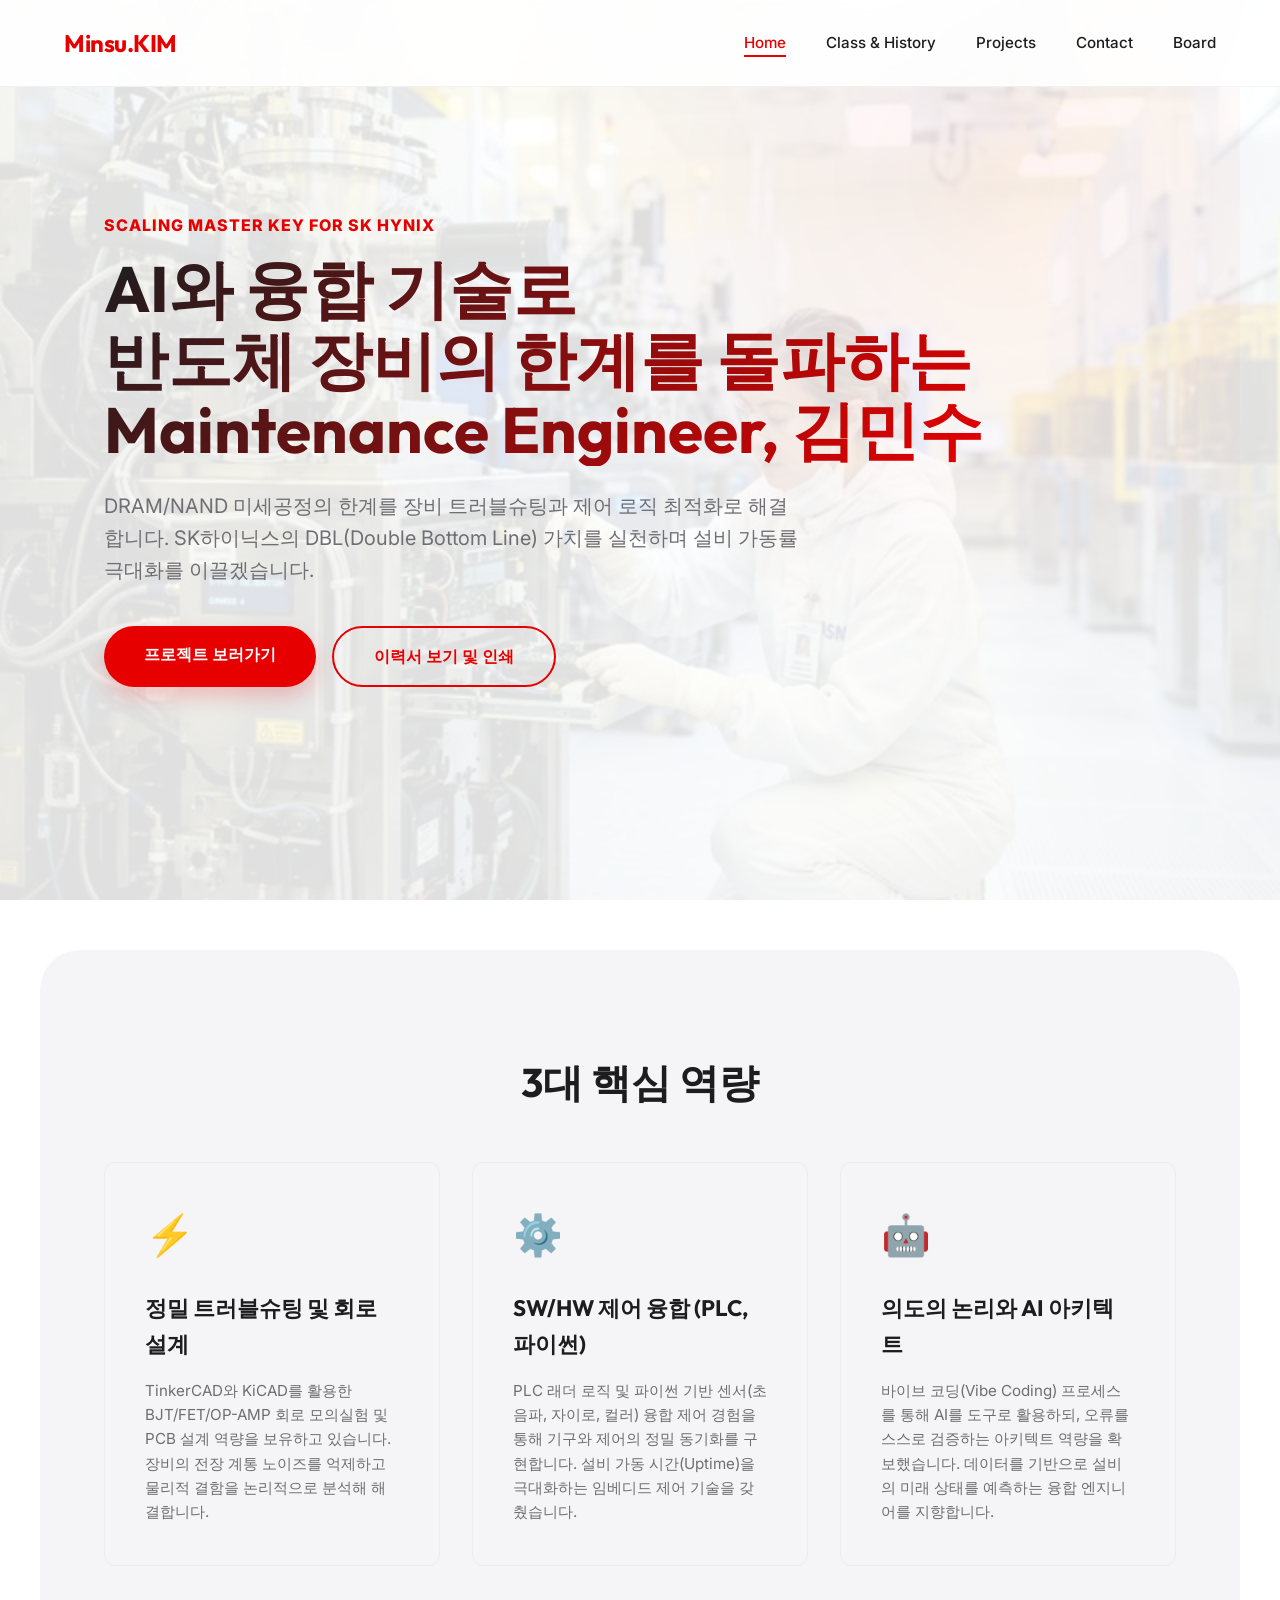
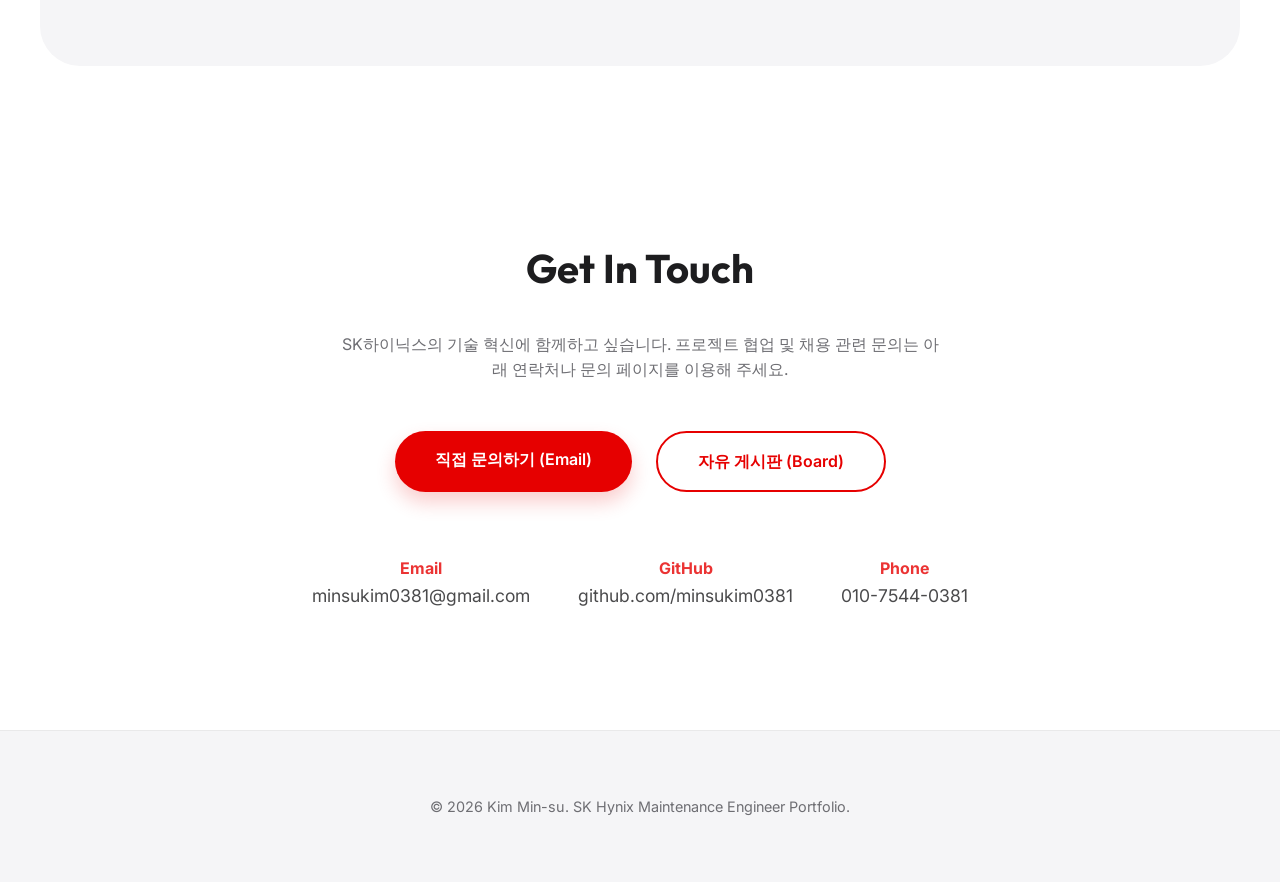
<file: index.html>
<!DOCTYPE html>
<html lang="ko">
<head>
    <meta charset="UTF-8">
    <meta name="viewport" content="width=device-width, initial-scale=1.0">
    <meta name="description" content="SK하이닉스 설비 엔지니어 지원자 김민수 포트폴리오. PLC, 회로설계, AI 융합 기술로 미세공정 한계를 극복하는 Scaling Master Key.">
    <meta name="keywords" content="SK하이닉스, 김민수, 유지보수, PLC, 회로설계, 반도체장비, HW/SW융합, Maintenance Engineer, Scaling Master Key">
    <meta name="author" content="Kim Min-su">
    <title>김민수 | SK하이닉스 설비 엔지니어 포트폴리오</title>
    <link rel="stylesheet" href="style.css">
</head>
<body>
    <div class="bg-gradient-container"></div>

    <!-- Navigation Area -->
    <nav>
        <a href="index.html" class="logo">Minsu.KIM</a>
        <ul class="nav-links">
            <li><a href="index.html" class="nav-active">Home</a></li>
            <li><a href="class.html">Class & History</a></li>
            <li><a href="projects.html">Projects</a></li>
            <li><a href="contact.html">Contact</a></li>
            <li><a href="board.html">Board</a></li>
        </ul>
    </nav>

    <!-- Hero Section -->
    <section class="hero reveal">
        <span class="step-label" style="font-size: 1rem; margin-bottom: 1rem;">Scaling Master Key for SK Hynix</span>
        <h1>AI와 융합 기술로<br>반도체 장비의 한계를 돌파하는<br>Maintenance Engineer, 김민수</h1>
        <p>
            DRAM/NAND 미세공정의 한계를 장비 트러블슈팅과 제어 로직 최적화로 해결합니다. 
            SK하이닉스의 DBL(Double Bottom Line) 가치를 실천하며 설비 가동률 극대화를 이끌겠습니다.
        </p>
        <div class="hero-btns" style="display: flex; gap: 1rem; flex-wrap: wrap;">
            <a href="projects.html" class="btn btn-primary">프로젝트 보러가기</a>
            <a href="resume.html" class="btn btn-outline" target="_blank">이력서 보기 및 인쇄</a>
        </div>
    </section>

    <!-- 3 Core Competencies -->
    <section id="competencies" style="background: var(--bg-light); border-radius: 40px; margin-top: 50px; margin-bottom: 50px;">
        <h2 class="reveal" style="text-align: center; margin-bottom: 3rem; font-size: 2.5rem;">3대 핵심 역량</h2>
        <div class="grid-3">
            <!-- Competency 1 -->
            <div class="card reveal">
                <div class="icon">⚡</div>
                <h3>정밀 트러블슈팅 및 회로 설계</h3>
                <p>
                    TinkerCAD와 KiCAD를 활용한 BJT/FET/OP-AMP 회로 모의실험 및 PCB 설계 역량을 보유하고 있습니다. 
                    장비의 전장 계통 노이즈를 억제하고 물리적 결함을 논리적으로 분석해 해결합니다.
                </p>
            </div>
            <!-- Competency 2 -->
            <div class="card reveal">
                <div class="icon">⚙️</div>
                <h3>SW/HW 제어 융합 (PLC, 파이썬)</h3>
                <p>
                    PLC 래더 로직 및 파이썬 기반 센서(초음파, 자이로, 컬러) 융합 제어 경험을 통해 기구와 제어의 정밀 동기화를 구현합니다. 
                    설비 가동 시간(Uptime)을 극대화하는 임베디드 제어 기술을 갖췄습니다.
                </p>
            </div>
            <!-- Competency 3 -->
            <div class="card reveal">
                <div class="icon">🤖</div>
                <h3>의도의 논리와 AI 아키텍트</h3>
                <p>
                    바이브 코딩(Vibe Coding) 프로세스를 통해 AI를 도구로 활용하되, 오류를 스스로 검증하는 아키텍트 역량을 확보했습니다. 
                    데이터를 기반으로 설비의 미래 상태를 예측하는 융합 엔지니어를 지향합니다.
                </p>
            </div>
        </div>
    </section>

    <!-- Contact Section -->
    <section id="contact" class="reveal" style="text-align: center; padding: 120px 5%;">
        <h2 style="font-size: 2.5rem; margin-bottom: 2rem;">Get In Touch</h2>
        <p style="color: var(--text-muted); margin-bottom: 3rem; max-width: 600px; margin-left: auto; margin-right: auto;">
            SK하이닉스의 기술 혁신에 함께하고 싶습니다. 프로젝트 협업 및 채용 관련 문의는 아래 연락처나 문의 페이지를 이용해 주세요.
        </p>
        
        <div style="display: flex; justify-content: center; gap: 1.5rem; flex-wrap: wrap; margin-bottom: 4rem;">
            <a href="contact.html" class="btn btn-primary">직접 문의하기 (Email)</a>
            <a href="board.html" class="btn btn-outline" style="color: var(--primary-color);">자유 게시판 (Board)</a>
        </div>

        <div style="display: flex; justify-content: center; gap: 3rem; flex-wrap: wrap; opacity: 0.8;">
            <div class="contact-item">
                <div style="font-weight: 700; color: var(--primary-color);">Email</div>
                <div style="font-size: 1.1rem;">minsukim0381@gmail.com</div>
            </div>
            <div class="contact-item">
                <div style="font-weight: 700; color: var(--primary-color);">GitHub</div>
                <a href="https://github.com/minsukim0381" target="_blank" style="text-decoration: none; color: inherit; font-size: 1.1rem;">github.com/minsukim0381</a>
            </div>
            <div class="contact-item">
                <div style="font-weight: 700; color: var(--primary-color);">Phone</div>
                <div style="font-size: 1.1rem;">010-7544-0381</div>
            </div>
        </div>
    </section>

    <footer>
        <p class="footer-text">© 2026 Kim Min-su. SK Hynix Maintenance Engineer Portfolio.</p>
    </footer>

    <script>
        // Reveal animation
        function reveal() {
            var reveals = document.querySelectorAll(".reveal");
            for (var i = 0; i < reveals.length; i++) {
                var windowHeight = window.innerHeight;
                var elementTop = reveals[i].getBoundingClientRect().top;
                var elementVisible = 150;
                if (elementTop < windowHeight - elementVisible) {
                    reveals[i].classList.add("active");
                }
            }
        }
        window.addEventListener("scroll", reveal);
        window.onload = reveal;
    </script>
</body>
</html>
</file>
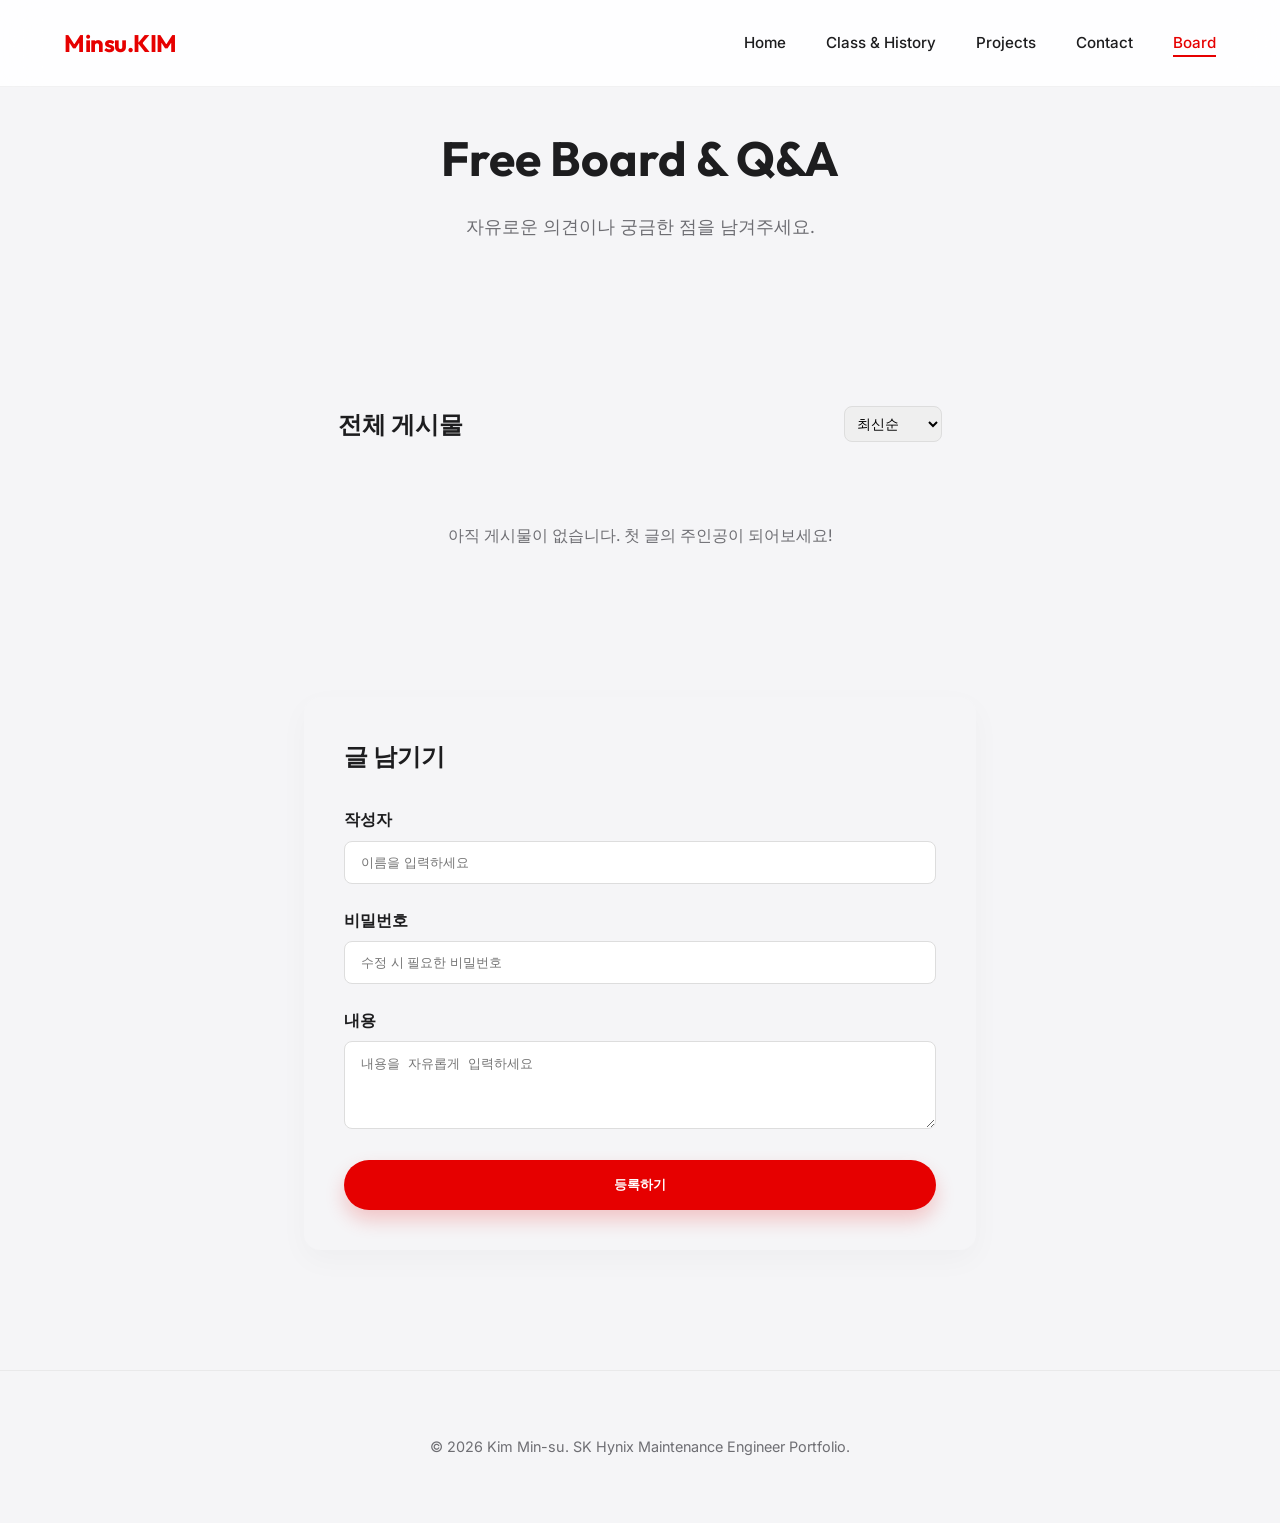
<file: board.html>
<!DOCTYPE html>
<html lang="ko">
<head>
    <meta charset="UTF-8">
    <meta name="viewport" content="width=device-width, initial-scale=1.0">
    <meta name="description" content="김민수의 포트폴리오 자유게시판. 의견 공유 및 Q&A를 진행합니다.">
    <meta name="keywords" content="SK하이닉스, 김민수, 게시판, Q&A, 자유게시판">
    <meta name="author" content="Kim Min-su">
    <title>Board | 김민수 SK하이닉스 포트폴리오</title>
    <link rel="stylesheet" href="style.css">
</head>
<body style="background-color: var(--bg-light);">

    <nav>
        <a href="index.html" class="logo">Minsu.KIM</a>
        <ul class="nav-links">
            <li><a href="index.html">Home</a></li>
            <li><a href="class.html">Class & History</a></li>
            <li><a href="projects.html">Projects</a></li>
            <li><a href="contact.html">Contact</a></li>
            <li><a href="board.html" class="nav-active">Board</a></li>
        </ul>
    </nav>

    <div class="board-container">
        <header style="text-align: center; margin-bottom: 4rem;" class="reveal">
            <h1 style="font-size: 3rem; margin-bottom: 1rem;">Free Board & Q&A</h1>
            <p style="color: #6e6e73; font-size: 1.1rem;">자유로운 의견이나 궁금한 점을 남겨주세요.</p>
        </header>

        <!-- Posts List -->
        <section id="boardList" class="reveal">
            <div style="display: flex; justify-content: space-between; align-items: center; margin-bottom: 2rem;">
                <h2 style="font-size: 1.5rem; margin-bottom: 0;">전체 게시물</h2>
                <select id="sortSelect" onchange="renderPosts()" style="padding: 0.5rem; border-radius: 8px; border: 1px solid #ddd; font-size: 0.9rem; outline: none; cursor: pointer;">
                    <option value="latest">최신순</option>
                    <option value="oldest">오래된 순</option>
                    <option value="likes">추천순</option>
                </select>
            </div>
            <div id="postsContainer">
                <!-- Posts will be injected here -->
                <p id="emptyMsg" style="text-align: center; color: var(--text-muted); padding: 3rem;">아직 게시물이 없습니다. 첫 글의 주인공이 되어보세요!</p>
            </div>
        </section>

        <!-- New Post Form -->
        <section class="post-form reveal">
            <h2 style="margin-bottom: 2rem; font-size: 1.5rem;">글 남기기</h2>
            <form id="postForm">
                <div class="form-group">
                    <label for="author">작성자</label>
                    <input type="text" id="author" placeholder="이름을 입력하세요" required>
                </div>
                <div class="form-group">
                    <label for="password">비밀번호</label>
                    <input type="password" id="password" placeholder="수정 시 필요한 비밀번호" required>
                </div>
                <div class="form-group">
                    <label for="content">내용</label>
                    <textarea id="content" rows="4" placeholder="내용을 자유롭게 입력하세요" required></textarea>
                </div>
                <button type="submit" class="btn btn-primary" style="width: 100%;">등록하기</button>
            </form>
        </section>
    </div>

    <footer>
        <p class="footer-text">© 2026 Kim Min-su. SK Hynix Maintenance Engineer Portfolio.</p>
    </footer>

    <script>
        const postForm = document.getElementById('postForm');
        const postsContainer = document.getElementById('postsContainer');
        const emptyMsg = document.getElementById('emptyMsg');

        // Initial Load
        window.onload = () => {
            migrateUids();
            renderPosts();
            reveal();
        };

        function migrateUids() {
            const posts = JSON.parse(localStorage.getItem('minsu_board_data') || '[]');
            let changed = false;
            posts.forEach(p => {
                if (!p.uid) {
                    p.uid = Date.now() + Math.random().toString(36).substr(2, 9);
                    changed = true;
                }
                if (p.score === undefined) {
                    p.score = p.likes || 0;
                    changed = true;
                }
            });
            if (changed) {
                localStorage.setItem('minsu_board_data', JSON.stringify(posts));
            }
        }

        function renderPosts() {
            const sortType = document.getElementById('sortSelect')?.value || 'latest';
            let posts = JSON.parse(localStorage.getItem('minsu_board_data') || '[]');
            
            // Add unique index tracking more explicitly for sorting stability
            posts = posts.map((p, i) => ({ ...p, originalIndex: i }));

            if (sortType === 'latest') {
                posts.sort((a, b) => b.originalIndex - a.originalIndex);
            } else if (sortType === 'oldest') {
                posts.sort((a, b) => a.originalIndex - b.originalIndex);
            } else if (sortType === 'likes') {
                posts.sort((a, b) => {
                    if ((b.score || 0) !== (a.score || 0)) {
                        return (b.score || 0) - (a.score || 0);
                    }
                    return b.originalIndex - a.originalIndex;
                });
            }

            postsContainer.innerHTML = '';
            
            if (posts.length === 0) {
                postsContainer.appendChild(emptyMsg);
                emptyMsg.style.display = 'block';
                return;
            }

            posts.forEach((post) => {
                const originalIndex = post.originalIndex;
                const userVotes = JSON.parse(localStorage.getItem('minsu_user_votes') || '{}');
                const userVote = userVotes[post.uid] || 0;
                
                const postEl = document.createElement('div');
                postEl.className = 'post-item reveal active';
                postEl.innerHTML = `
                    <div class="post-content-container">
                        <div class="post-header">
                            <span class="post-author">${escapeHtml(post.author)}</span>
                            <span class="post-date">${post.date}</span>
                        </div>
                        <div class="post-content">
                            <p style="white-space: pre-wrap;">${escapeHtml(post.content)}</p>
                        </div>
                        
                        <div class="post-actions">
                            <button class="reply-btn" onclick="toggleReplyForm(${originalIndex})">댓글 달기</button>
                            <button class="reply-btn" style="color: #666; margin-left: 10px;" onclick="toggleEditForm(${originalIndex})">수정</button>
                            <button class="reply-btn" style="color: #e1002d; margin-left: 10px;" onclick="toggleDeleteForm(${originalIndex})">삭제</button>
                        </div>
                        
                        <div id="replyForm-${originalIndex}" class="reply-form">
                            <div class="form-group">
                                <input type="text" id="replyAuthor-${originalIndex}" placeholder="댓글 작성자" style="padding: 0.5rem; font-size: 0.8rem; margin-bottom: 0.5rem; width: 100%;">
                                <input type="password" id="replyPassword-${originalIndex}" placeholder="댓글 비밀번호" style="padding: 0.5rem; font-size: 0.8rem; margin-bottom: 0.5rem; width: 100%;">
                                <textarea id="replyContent-${originalIndex}" rows="2" placeholder="댓글 내용" style="padding: 0.5rem; font-size: 0.8rem; width: 100%;"></textarea>
                            </div>
                            <button class="btn btn-primary" style="padding: 0.5rem 1rem; font-size: 0.8rem;" onclick="submitReply(${originalIndex})">등록</button>
                            <button class="reply-btn" style="color: #999; margin-left: 10px;" onclick="toggleReplyForm(${originalIndex})">취소</button>
                        </div>

                        <div id="editForm-${originalIndex}" class="reply-form">
                            <div class="form-group">
                                <label style="font-size: 0.8rem; margin-bottom: 0.3rem; display: block;">비밀번호 확인</label>
                                <input type="password" id="editPassword-${originalIndex}" placeholder="비밀번호를 입력하세요" style="padding: 0.5rem; font-size: 0.8rem; margin-bottom: 0.5rem; width: 100%;">
                                <label style="font-size: 0.8rem; margin-bottom: 0.3rem; display: block;">내용 수정</label>
                                <textarea id="editContent-${originalIndex}" rows="4" style="padding: 0.5rem; font-size: 0.8rem; width: 100%;">${escapeHtml(post.content)}</textarea>
                            </div>
                            <button class="btn btn-primary" style="padding: 0.5rem 1rem; font-size: 0.8rem;" onclick="submitEdit(${originalIndex})">수정 완료</button>
                            <button class="reply-btn" style="color: #999; margin-left: 10px;" onclick="toggleEditForm(${originalIndex})">취소</button>
                        </div>

                        <div id="deleteForm-${originalIndex}" class="reply-form">
                            <div class="form-group">
                                <label style="font-size: 0.8rem; margin-bottom: 0.3rem; display: block;">삭제 비밀번호 확인</label>
                                <input type="password" id="deletePassword-${originalIndex}" placeholder="비밀번호를 입력하세요" style="padding: 0.5rem; font-size: 0.8rem; margin-bottom: 0.5rem; width: 100%;">
                            </div>
                            <button class="btn btn-primary" style="padding: 0.5rem 1rem; font-size: 0.8rem; background-color: #e1002d;" onclick="submitDelete(${originalIndex})">삭제 확정</button>
                            <button class="reply-btn" style="color: #999; margin-left: 10px;" onclick="toggleDeleteForm(${originalIndex})">취소</button>
                        </div>

                        <div class="comment-section" id="comments-${originalIndex}">
                            ${post.comments.map((c, commentIdx) => `
                                <div class="comment-item">
                                    <div class="comment-header">
                                        <span>${escapeHtml(c.author)}</span>
                                        <div style="display: flex; align-items: center; gap: 10px;">
                                            <span style="font-size: 0.75rem; font-weight: normal; color: #999;">${c.date}</span>
                                            <button class="reply-btn" style="font-size: 0.7rem; margin-top: 0;" onclick="toggleEditCommentForm(${originalIndex}, ${commentIdx})">수정</button>
                                            <button class="reply-btn" style="font-size: 0.7rem; margin-top: 0; color: #e1002d;" onclick="toggleDeleteCommentForm(${originalIndex}, ${commentIdx})">삭제</button>
                                        </div>
                                    </div>
                                    <div id="commentContent-${originalIndex}-${commentIdx}" style="white-space: pre-wrap;">${escapeHtml(c.content)}</div>
                                    
                                    <div id="editCommentForm-${originalIndex}-${commentIdx}" class="reply-form" style="margin-top: 10px;">
                                        <div class="form-group">
                                            <input type="password" id="editCommentPassword-${originalIndex}-${commentIdx}" placeholder="비밀번호 확인" style="padding: 0.4rem; font-size: 0.75rem; margin-bottom: 0.5rem; width: 100%;">
                                            <textarea id="editCommentContent-${originalIndex}-${commentIdx}" rows="2" style="padding: 0.4rem; font-size: 0.75rem; width: 100%;">${escapeHtml(c.content)}</textarea>
                                        </div>
                                        <button class="btn btn-primary" style="padding: 0.4rem 0.8rem; font-size: 0.75rem;" onclick="submitCommentEdit(${originalIndex}, ${commentIdx})">수정 완료</button>
                                        <button class="reply-btn" style="color: #999; margin-left: 10px; font-size: 0.75rem;" onclick="toggleEditCommentForm(${originalIndex}, ${commentIdx})">취소</button>
                                    </div>

                                    <div id="deleteCommentForm-${originalIndex}-${commentIdx}" class="reply-form" style="margin-top: 10px;">
                                        <div class="form-group">
                                            <label style="font-size: 0.7rem; margin-bottom: 0.2rem; display: block;">댓글 삭제 비밀번호 확인</label>
                                            <input type="password" id="deleteCommentPassword-${originalIndex}-${commentIdx}" placeholder="비밀번호" style="padding: 0.4rem; font-size: 0.75rem; margin-bottom: 0.5rem; width: 100%;">
                                        </div>
                                        <button class="btn btn-primary" style="padding: 0.4rem 0.8rem; font-size: 0.75rem; background-color: #e1002d;" onclick="submitCommentDelete(${originalIndex}, ${commentIdx})">삭제 확정</button>
                                        <button class="reply-btn" style="color: #999; margin-left: 10px; font-size: 0.75rem;" onclick="toggleDeleteCommentForm(${originalIndex}, ${commentIdx})">취소</button>
                                    </div>
                                </div>
                            `).join('')}
                        </div>
                    </div>
                    <div class="post-score-bar">
                        <button class="vote-btn ${userVote === 1 ? 'active-up' : ''}" onclick="handleVote(${originalIndex}, 1)" title="추천">▲</button>
                        <span class="score-num" title="추천지수">${post.score || 0}</span>
                        <button class="vote-btn ${userVote === -1 ? 'active-down' : ''}" onclick="handleVote(${originalIndex}, -1)" title="비추천">▼</button>
                    </div>
                `;
                postsContainer.appendChild(postEl);
            });
        }

        postForm.addEventListener('submit', (e) => {
            e.preventDefault();
            const author = document.getElementById('author').value;
            const password = document.getElementById('password').value;
            const content = document.getElementById('content').value;
            const date = new Date().toLocaleString('ko-KR');
            const uid = Date.now() + Math.random().toString(36).substr(2, 9);

            const newPost = { uid, author, password, content, date, comments: [], score: 0 };
            const posts = JSON.parse(localStorage.getItem('minsu_board_data') || '[]');
            posts.push(newPost);
            localStorage.setItem('minsu_board_data', JSON.stringify(posts));

            postForm.reset();
            renderPosts();
        });

        function toggleDeleteForm(idx) {
            const form = document.getElementById(`deleteForm-${idx}`);
            form.classList.toggle('active');

            // Hide other forms
            const editForm = document.getElementById(`editForm-${idx}`);
            const replyForm = document.getElementById(`replyForm-${idx}`);
            if (editForm.classList.contains('active')) editForm.classList.remove('active');
            if (replyForm.classList.contains('active')) replyForm.classList.remove('active');
        }

        function submitDelete(idx) {
            const inputPwd = document.getElementById(`deletePassword-${idx}`).value;
            if (!inputPwd) {
                alert('비밀번호를 입력해주세요.');
                return;
            }

            const posts = JSON.parse(localStorage.getItem('minsu_board_data') || '[]');
            const post = posts[idx];

            if (inputPwd !== post.password) {
                alert('비밀번호가 일치하지 않습니다.');
                return;
            }

            if (confirm('정말로 이 게시글을 삭제하시겠습니까?')) {
                posts.splice(idx, 1);
                localStorage.setItem('minsu_board_data', JSON.stringify(posts));
                renderPosts();
                alert('삭제되었습니다.');
            }
        }

        function toggleEditForm(idx) {
            const form = document.getElementById(`editForm-${idx}`);
            form.classList.toggle('active');
            
            // Hide other forms
            const replyForm = document.getElementById(`replyForm-${idx}`);
            if (replyForm.classList.contains('active')) replyForm.classList.remove('active');
        }

        function submitEdit(idx) {
            const inputPwd = document.getElementById(`editPassword-${idx}`).value;
            const newContent = document.getElementById(`editContent-${idx}`).value;
            
            if (!inputPwd) {
                alert('비밀번호를 입력해주세요.');
                return;
            }

            const posts = JSON.parse(localStorage.getItem('minsu_board_data') || '[]');
            const post = posts[idx];

            if (post.password === undefined) {
                alert('비밀번호가 설정되지 않은 이전 게시물입니다.');
                return;
            }

            if (inputPwd !== post.password) {
                alert('비밀번호가 일치하지 않습니다.');
                return;
            }

            if (!newContent.trim()) {
                alert('내용을 입력해주세요.');
                return;
            }

            posts[idx].content = newContent;
            localStorage.setItem('minsu_board_data', JSON.stringify(posts));
            renderPosts();
            alert('수정되었습니다.');
        }

        function toggleReplyForm(idx) {
            const form = document.getElementById(`replyForm-${idx}`);
            form.classList.toggle('active');

            // Hide other forms
            const editForm = document.getElementById(`editForm-${idx}`);
            if (editForm.classList.contains('active')) editForm.classList.remove('active');
        }

        function submitReply(idx) {
            const author = document.getElementById(`replyAuthor-${idx}`).value;
            const password = document.getElementById(`replyPassword-${idx}`).value;
            const content = document.getElementById(`replyContent-${idx}`).value;
            
            if (!author || !content || !password) {
                alert('모든 필드를 입력해주세요.');
                return;
            }
            const date = new Date().toLocaleString('ko-KR');

            const posts = JSON.parse(localStorage.getItem('minsu_board_data') || '[]');
            posts[idx].comments.push({ author, password, content, date });
            localStorage.setItem('minsu_board_data', JSON.stringify(posts));

            renderPosts();
        }

        function toggleEditCommentForm(postIdx, commentIdx) {
            const form = document.getElementById(`editCommentForm-${postIdx}-${commentIdx}`);
            form.classList.toggle('active');
        }

        function submitCommentEdit(postIdx, commentIdx) {
            const inputPwd = document.getElementById(`editCommentPassword-${postIdx}-${commentIdx}`).value;
            const newContent = document.getElementById(`editCommentContent-${postIdx}-${commentIdx}`).value;

            if (!inputPwd) {
                alert('비밀번호를 입력해주세요.');
                return;
            }

            const posts = JSON.parse(localStorage.getItem('minsu_board_data') || '[]');
            const comment = posts[postIdx].comments[commentIdx];

            if (comment.password === undefined) {
                alert('비밀번호가 설정되지 않은 이전 댓글입니다.');
                return;
            }

            if (inputPwd !== comment.password) {
                alert('비밀번호가 일치하지 않습니다.');
                return;
            }

            if (!newContent.trim()) {
                alert('내용을 입력해주세요.');
                return;
            }

            posts[postIdx].comments[commentIdx].content = newContent;
            localStorage.setItem('minsu_board_data', JSON.stringify(posts));
            renderPosts();
            alert('댓글이 수정되었습니다.');
        }

        function toggleDeleteCommentForm(postIdx, commentIdx) {
            const form = document.getElementById(`deleteCommentForm-${postIdx}-${commentIdx}`);
            form.classList.toggle('active');
        }

        function submitCommentDelete(postIdx, commentIdx) {
            const inputPwd = document.getElementById(`deleteCommentPassword-${postIdx}-${commentIdx}`).value;

            if (!inputPwd) {
                alert('비밀번호를 입력해주세요.');
                return;
            }

            const posts = JSON.parse(localStorage.getItem('minsu_board_data') || '[]');
            const comment = posts[postIdx].comments[commentIdx];

            if (comment.password === undefined) {
                alert('비밀번호가 설정되지 않은 이전 댓글입니다.');
                return;
            }

            if (inputPwd !== comment.password) {
                alert('비밀번호가 일치하지 않습니다.');
                return;
            }

            if (!confirm('댓글을 정말 삭제하시겠습니까?')) {
                return;
            }

            posts[postIdx].comments.splice(commentIdx, 1);
            localStorage.setItem('minsu_board_data', JSON.stringify(posts));
            renderPosts();
            alert('댓글이 삭제되었습니다.');
        }

        function handleVote(idx, type) {
            const posts = JSON.parse(localStorage.getItem('minsu_board_data') || '[]');
            const post = posts[idx];
            const userVotes = JSON.parse(localStorage.getItem('minsu_user_votes') || '{}');
            const currentVote = userVotes[post.uid] || 0;

            if (post.score === undefined) post.score = 0;

            if (currentVote === type) {
                // Cancel vote with confirmation
                const label = type === 1 ? '추천' : '비추천';
                if (!confirm(`이미 ${label}한 게시물입니다. 취소하시겠습니까?`)) {
                    return;
                }
                post.score -= type;
                delete userVotes[post.uid];
            } else {
                // Change or new vote
                if (currentVote !== 0) {
                    // Change vote with confirmation
                    const currentLabel = currentVote === 1 ? '추천' : '비추천';
                    if (!confirm(`이미 ${currentLabel}한 게시물입니다. 변경하시겠습니까?`)) {
                        return;
                    }
                    post.score -= currentVote;
                }
                post.score += type;
                userVotes[post.uid] = type;
            }

            localStorage.setItem('minsu_board_data', JSON.stringify(posts));
            localStorage.setItem('minsu_user_votes', JSON.stringify(userVotes));
            renderPosts();
        }

        function escapeHtml(text) {
            const div = document.createElement('div');
            div.textContent = text;
            return div.innerHTML;
        }

        function reveal() {
            var reveals = document.querySelectorAll(".reveal");
            for (var i = 0; i < reveals.length; i++) {
                var windowHeight = window.innerHeight;
                var elementTop = reveals[i].getBoundingClientRect().top;
                var elementVisible = 150;
                if (elementTop < windowHeight - elementVisible) {
                    reveals[i].classList.add("active");
                }
            }
        }
        window.addEventListener("scroll", reveal);
    </script>
</body>
</html>
</file>
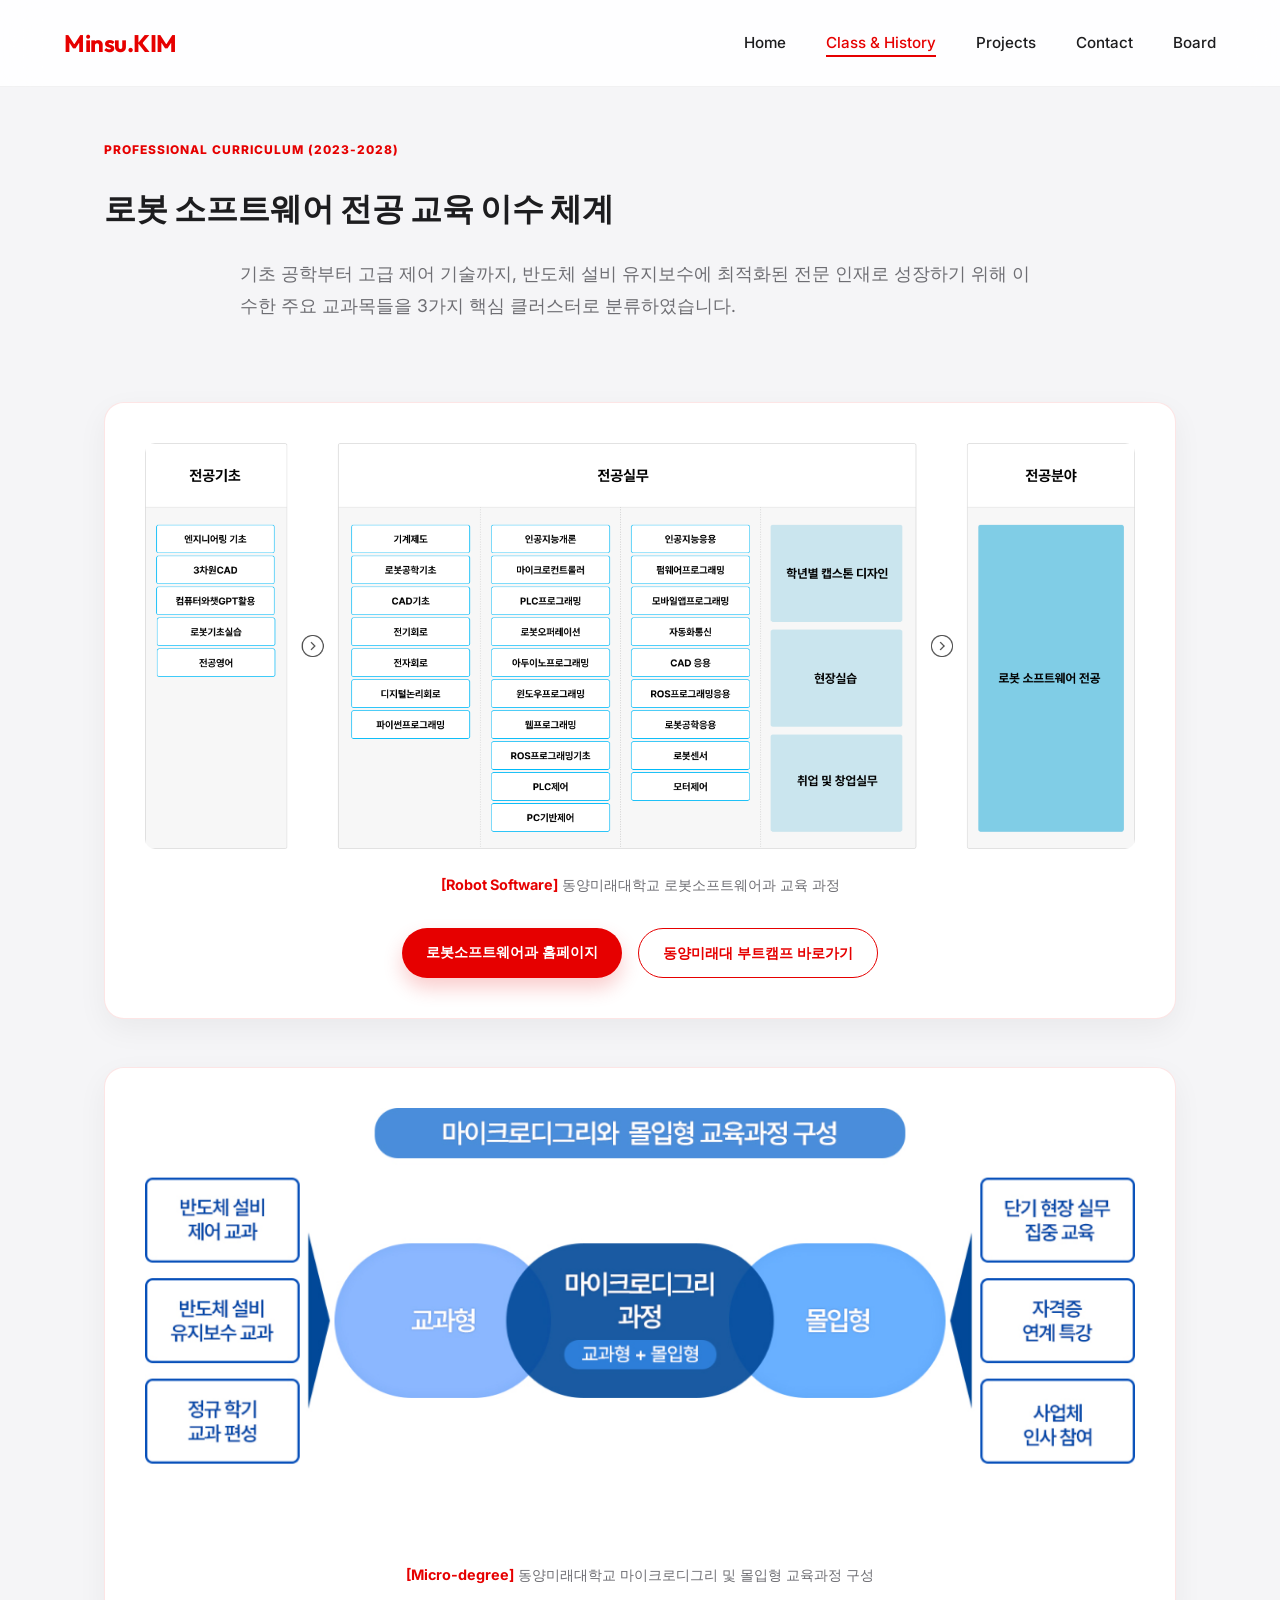
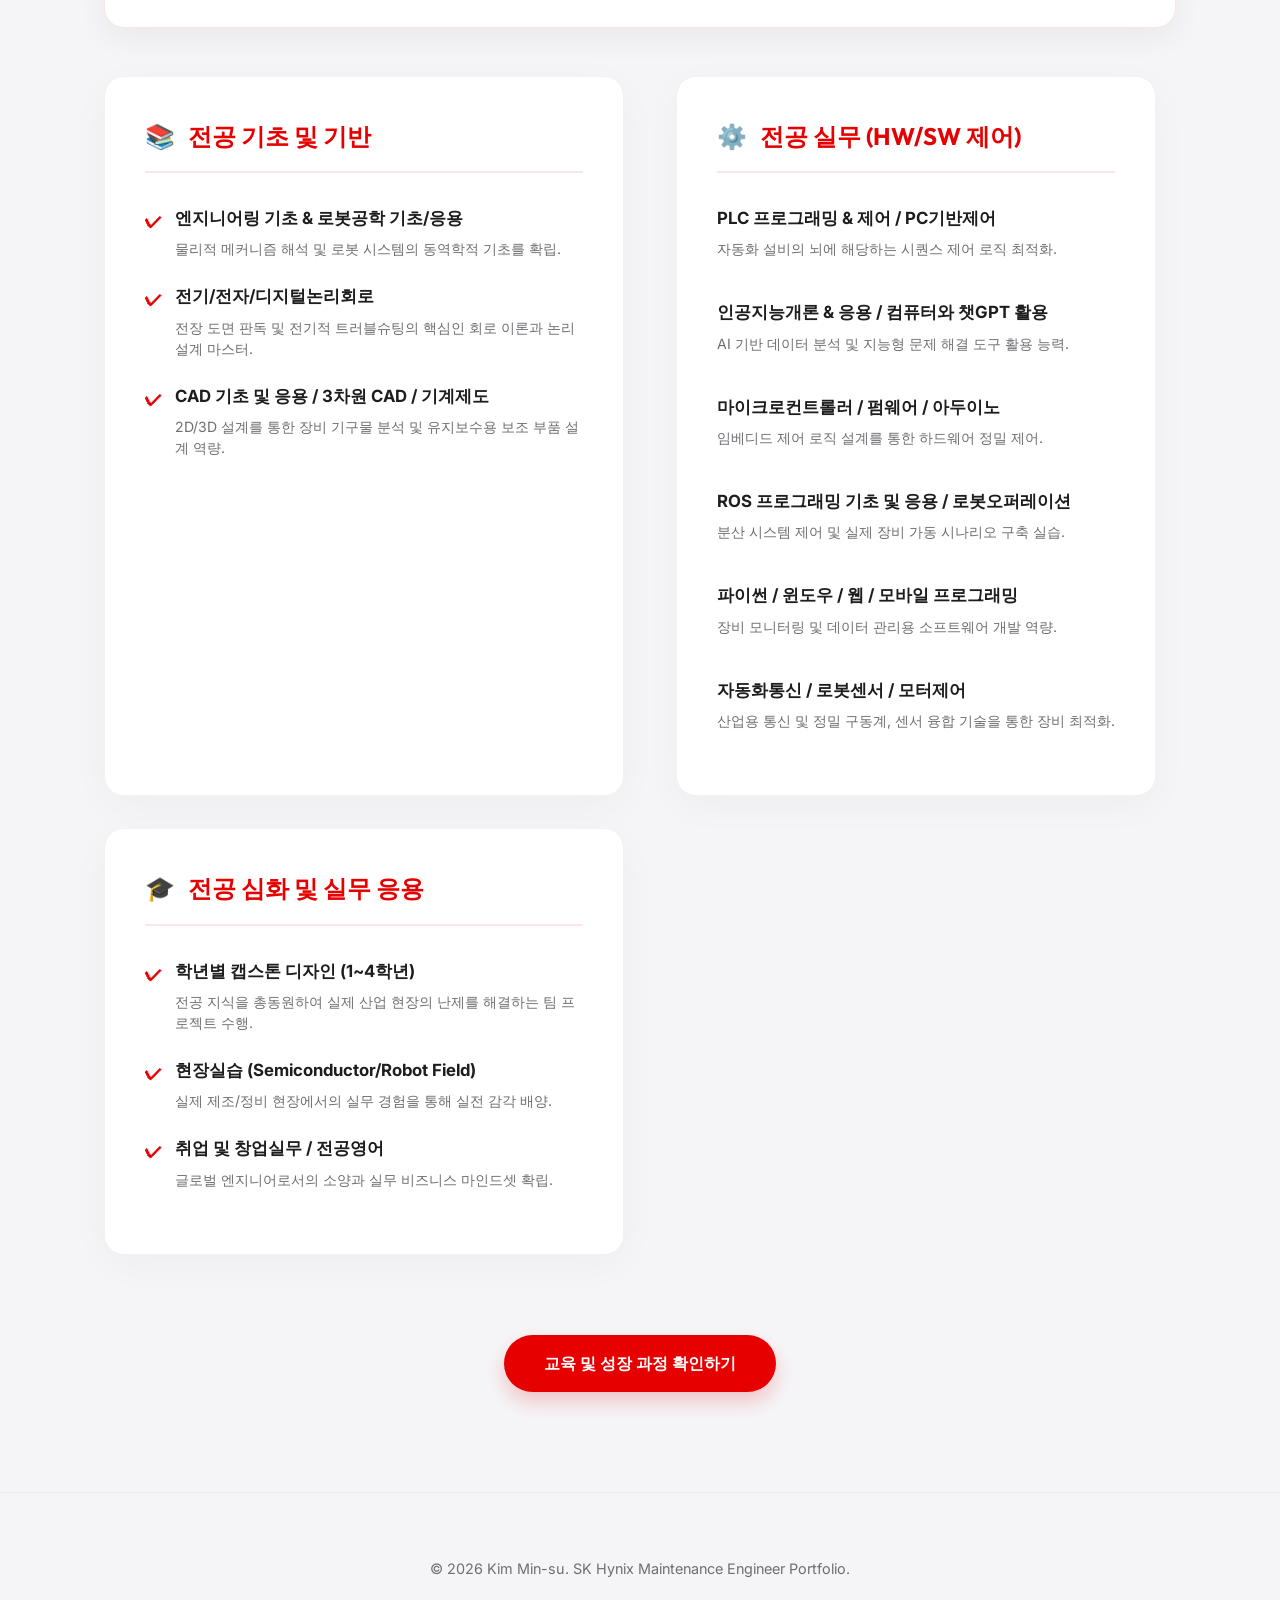
<file: class.html>
<!DOCTYPE html>
<html lang="ko">

<head>
    <meta charset="UTF-8">
    <meta name="viewport" content="width=device-width, initial-scale=1.0">
    <meta name="description" content="SK하이닉스 유지보수 엔지니어 지원자 김민수 - 하드웨어, 제어, AI 융합 수강 과목 및 직무 전문성 상세 내역.">
    <meta name="keywords" content="SK하이닉스, 김민수, 유지보수, 수강과목, PLC, 회로설계, 파이썬, AI융합, TRIZ, 로봇소프트웨어, 직무역량">
    <meta name="author" content="Kim Min-su">
    <title>Class | 김민수 SK하이닉스 포트폴리오</title>
    <link rel="stylesheet" href="style.css">
    <style>
        .class-container {
            padding: 140px 5% 100px;
            max-width: 1200px;
            margin: 0 auto;
        }

        .class-grid {
            display: grid;
            grid-template-columns: repeat(auto-fit, minmax(350px, 1fr));
            gap: 2rem;
            margin-top: 3rem;
        }

        .category-card {
            background: #ffffff;
            border-radius: 20px;
            padding: 2.5rem;
            box-shadow: 0 10px 40px rgba(0, 0, 0, 0.03);
            border: 1px solid rgba(0, 0, 0, 0.05);
            transition: var(--transition-smooth);
        }

        .category-card:hover {
            transform: translateY(-10px);
            box-shadow: 0 20px 60px rgba(230, 0, 0, 0.08);
        }

        .category-title {
            font-size: 1.5rem;
            color: var(--primary-color);
            margin-bottom: 2rem;
            padding-bottom: 1rem;
            border-bottom: 2px solid #ffe6e6;
            display: flex;
            align-items: center;
            gap: 0.8rem;
        }

        .course-list {
            list-style: none;
        }

        .course-item {
            margin-bottom: 1.5rem;
            display: flex;
            align-items: flex-start;
            gap: 12px;
        }

        .check-mark {
            color: var(--primary-color);
            font-size: 1.1rem;
            margin-top: 2px;
        }

        .course-info strong {
            display: block;
            font-size: 1.05rem;
            margin-bottom: 0.4rem;
            color: var(--text-dark);
        }

        .course-summary {
            font-size: 0.88rem;
            color: var(--text-muted);
            line-height: 1.5;
        }

        .roadmap-img {
            width: 100%;
            max-width: 900px;
            border-radius: 20px;
            box-shadow: 0 30px 60px rgba(0, 0, 0, 0.1);
            margin-top: 2rem;
            transition: var(--transition-smooth);
        }
    </style>
</head>

<body style="background-color: var(--bg-light);">

    <nav>
        <a href="index.html" class="logo">Minsu.KIM</a>
        <ul class="nav-links">
            <li><a href="index.html">Home</a></li>
            <li><a href="class.html" class="nav-active">Class & History</a></li>
            <li><a href="projects.html">Projects</a></li>
            <li><a href="contact.html">Contact</a></li>
            <li><a href="board.html">Board</a></li>
        </ul>
    </nav>

    <main class="class-container">
        <header class="class-header reveal">
            <span class="step-label" style="display: block; margin-bottom: 1.5rem;">Professional Curriculum
                (2023-2028)</span>
            <h1>로봇 소프트웨어 전공 교육 이수 체계</h1>
            <p style="color: #6e6e73; font-size: 1.1rem; max-width: 800px; margin: 1.5rem auto 0; line-height: 1.8;">
                기초 공학부터 고급 제어 기술까지, 반도체 설비 유지보수에 최적화된 전문 인재로 성장하기 위해 이수한 주요 교과목들을 3가지 핵심 클러스터로 분류하였습니다.
            </p>

            <div style="margin-top: 5rem; width: 100%; max-width: 1100px; margin-left: auto; margin-right: auto;"
                class="reveal">
                <div
                    style="background: white; padding: 2.5rem; border-radius: 20px; box-shadow: 0 10px 30px rgba(0,0,0,0.05); border: 1px solid rgba(230, 0, 0, 0.1);">
                    <img src="assets/depart_02-1_tab1.png" alt="Robot Software Engineering Curriculum Roadmap"
                        style="width: 100%; height: auto; border-radius: 10px; display: block;">
                    <p
                        style="text-align: center; color: #6e6e73; font-size: 0.9rem; margin-top: 1.5rem; font-weight: 500;">
                        <span style="color: #E60000; font-weight: 700;">[Robot Software]</span> 동양미래대학교 로봇소프트웨어과 교육 과정
                    </p>
                    <div style="display: flex; justify-content: center; gap: 1rem; margin-top: 2rem; flex-wrap: wrap;">
                        <a href="https://www.dongyang.ac.kr/dmu/4495/subview.do" target="_blank" class="btn btn-primary"
                            style="font-size: 0.9rem; padding: 0.8rem 1.5rem;">로봇소프트웨어과 홈페이지</a>
                        <a href="https://bootcamp.dongyang.ac.kr/" target="_blank" class="btn"
                            style="font-size: 0.9rem; padding: 0.8rem 1.5rem; border: 1px solid var(--primary-color); color: var(--primary-color);">동양미래대
                            부트캠프 바로가기</a>
                    </div>
                </div>
            </div>

            <div style="margin-top: 3rem; width: 100%; max-width: 1100px; margin-left: auto; margin-right: auto;"
                class="reveal">
                <div
                    style="background: white; padding: 2.5rem; border-radius: 20px; box-shadow: 0 10px 30px rgba(0,0,0,0.05); border: 1px solid rgba(230, 0, 0, 0.1);">
                    <img src="assets/micro_degree_curriculum.png" alt="Micro-degree and Immersive Curriculum Configuration"
                        style="width: 100%; height: auto; border-radius: 10px; display: block;">
                    <p
                        style="text-align: center; color: #6e6e73; font-size: 0.9rem; margin-top: 1.5rem; font-weight: 500;">
                        <span style="color: #E60000; font-weight: 700;">[Micro-degree]</span> 동양미래대학교 마이크로디그리 및 몰입형 교육과정 구성
                    </p>
                </div>
            </div>
        </header>

        <div class="class-grid">
            <!-- Category 1: HW & Control -->
            <!-- Category 1: Foundation (전공기초) -->
            <section class="category-card reveal">
                <h2 class="category-title"><span>📚</span> 전공 기초 및 기반</h2>
                <ul class="course-list">
                    <li class="course-item">
                        <span class="check-mark">✔</span>
                        <div class="course-info">
                            <strong>엔지니어링 기초 & 로봇공학 기초/응용</strong>
                            <p class="course-summary">물리적 메커니즘 해석 및 로봇 시스템의 동역학적 기초를 확립.</p>
                        </div>
                    </li>
                    <li class="course-item">
                        <span class="check-mark">✔</span>
                        <div class="course-info">
                            <strong>전기/전자/디지털논리회로</strong>
                            <p class="course-summary">전장 도면 판독 및 전기적 트러블슈팅의 핵심인 회로 이론과 논리 설계 마스터.</p>
                        </div>
                    </li>
                    <li class="course-item">
                        <span class="check-mark">✔</span>
                        <div class="course-info">
                            <strong>CAD 기초 및 응용 / 3차원 CAD / 기계제도</strong>
                            <p class="course-summary">2D/3D 설계를 통한 장비 기구물 분석 및 유지보수용 보조 부품 설계 역량.</p>
                        </div>
                    </li>
                </ul>
            </section>

            <!-- Category 2: Professional Practice (전공실무) -->
            <section class="category-card reveal">
                <h2 class="category-title"><span>⚙️</span> 전공 실무 (HW/SW 제어)</h2>
                <ul class="course-list"
                    style="grid-template-columns: repeat(auto-fit, minmax(250px, 1fr)); display: grid; gap: 1rem;">
                    <li class="course-item">
                        <div class="course-info">
                            <strong>PLC 프로그래밍 & 제어 / PC기반제어</strong>
                            <p class="course-summary">자동화 설비의 뇌에 해당하는 시퀀스 제어 로직 최적화.</p>
                        </div>
                    </li>
                    <li class="course-item">
                        <div class="course-info">
                            <strong>인공지능개론 & 응용 / 컴퓨터와 챗GPT 활용</strong>
                            <p class="course-summary">AI 기반 데이터 분석 및 지능형 문제 해결 도구 활용 능력.</p>
                        </div>
                    </li>
                    <li class="course-item">
                        <div class="course-info">
                            <strong>마이크로컨트롤러 / 펌웨어 / 아두이노</strong>
                            <p class="course-summary">임베디드 제어 로직 설계를 통한 하드웨어 정밀 제어.</p>
                        </div>
                    </li>
                    <li class="course-item">
                        <div class="course-info">
                            <strong>ROS 프로그래밍 기초 및 응용 / 로봇오퍼레이션</strong>
                            <p class="course-summary">분산 시스템 제어 및 실제 장비 가동 시나리오 구축 실습.</p>
                        </div>
                    </li>
                    <li class="course-item">
                        <div class="course-info">
                            <strong>파이썬 / 윈도우 / 웹 / 모바일 프로그래밍</strong>
                            <p class="course-summary">장비 모니터링 및 데이터 관리용 소프트웨어 개발 역량.</p>
                        </div>
                    </li>
                    <li class="course-item">
                        <div class="course-info">
                            <strong>자동화통신 / 로봇센서 / 모터제어</strong>
                            <p class="course-summary">산업용 통신 및 정밀 구동계, 센서 융합 기술을 통한 장비 최적화.</p>
                        </div>
                    </li>
                </ul>
            </section>

            <!-- Category 3: Specialization (전공분야) -->
            <section class="category-card reveal">
                <h2 class="category-title"><span>🎓</span> 전공 심화 및 실무 응용</h2>
                <ul class="course-list">
                    <li class="course-item">
                        <span class="check-mark">✔</span>
                        <div class="course-info">
                            <strong>학년별 캡스톤 디자인 (1~4학년)</strong>
                            <p class="course-summary">전공 지식을 총동원하여 실제 산업 현장의 난제를 해결하는 팀 프로젝트 수행.</p>
                        </div>
                    </li>
                    <li class="course-item">
                        <span class="check-mark">✔</span>
                        <div class="course-info">
                            <strong>현장실습 (Semiconductor/Robot Field)</strong>
                            <p class="course-summary">실제 제조/정비 현장에서의 실무 경험을 통해 실전 감각 배양.</p>
                        </div>
                    </li>
                    <li class="course-item">
                        <span class="check-mark">✔</span>
                        <div class="course-info">
                            <strong>취업 및 창업실무 / 전공영어</strong>
                            <p class="course-summary">글로벌 엔지니어로서의 소양과 실무 비즈니스 마인드셋 확립.</p>
                        </div>
                    </li>
                </ul>
            </section>
        </div>

        <div style="text-align: center; margin-top: 5rem;" class="reveal">
            <a href="history.html" class="btn btn-primary">교육 및 성장 과정 확인하기</a>
        </div>
    </main>

    <footer>
        <p class="footer-text">© 2026 Kim Min-su. SK Hynix Maintenance Engineer Portfolio.</p>
    </footer>

    <script>
        function reveal() {
            var reveals = document.querySelectorAll(".reveal");
            for (var i = 0; i < reveals.length; i++) {
                var windowHeight = window.innerHeight;
                var elementTop = reveals[i].getBoundingClientRect().top;
                var elementVisible = 150;
                if (elementTop < windowHeight - elementVisible) {
                    reveals[i].classList.add("active");
                }
            }
        }
        window.addEventListener("scroll", reveal);
        window.onload = reveal;
    </script>
</body>

</html>
</file>
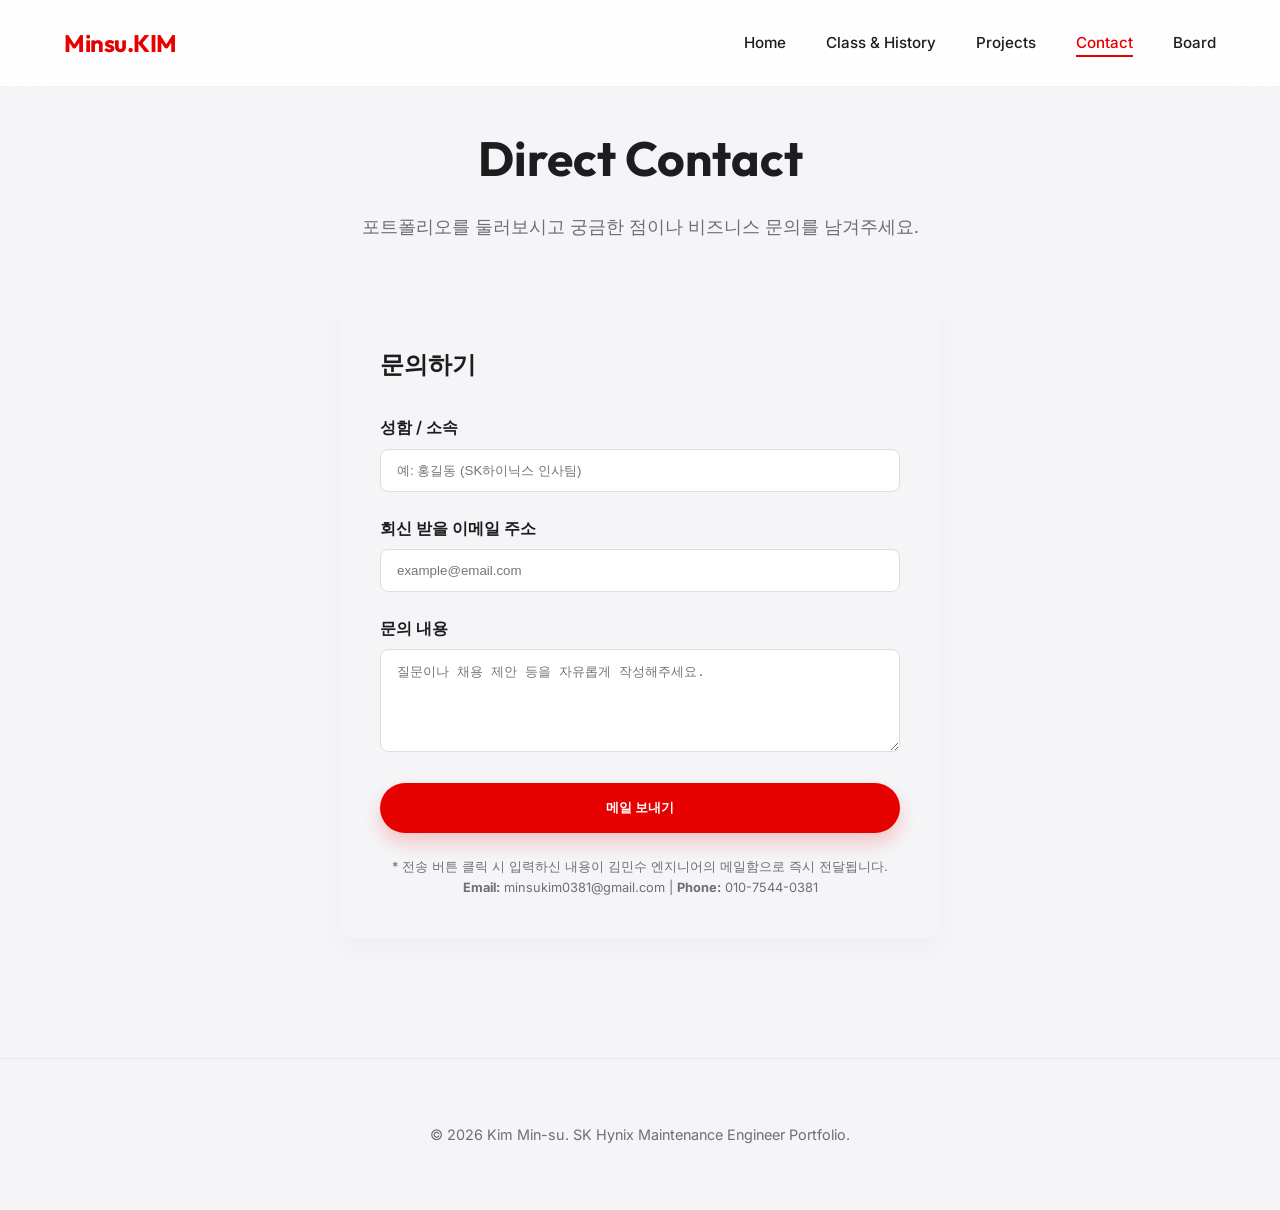
<file: contact.html>
<!DOCTYPE html>
<html lang="ko">
<head>
    <meta charset="UTF-8">
    <meta name="viewport" content="width=device-width, initial-scale=1.0">
    <meta name="description" content="김민수의 포트폴리오 연락처. 직접적인 문의 및 채용 제안을 받습니다.">
    <meta name="keywords" content="SK하이닉스, 김민수, 연락처, Contact, 유지보수 엔지니어">
    <meta name="author" content="Kim Min-su">
    <title>Contact | 김민수 SK하이닉스 포트폴리오</title>
    <link rel="stylesheet" href="style.css">
</head>
<body style="background-color: var(--bg-light);">

    <nav>
        <a href="index.html" class="logo">Minsu.KIM</a>
        <ul class="nav-links">
            <li><a href="index.html">Home</a></li>
            <li><a href="class.html">Class & History</a></li>
            <li><a href="projects.html">Projects</a></li>
            <li><a href="contact.html" class="nav-active">Contact</a></li>
            <li><a href="board.html">Board</a></li>
        </ul>
    </nav>

    <div class="board-container">
        <header style="text-align: center; margin-bottom: 4rem;" class="reveal">
            <h1 style="font-size: 3rem; margin-bottom: 1rem;">Direct Contact</h1>
            <p style="color: #6e6e73; font-size: 1.1rem;">포트폴리오를 둘러보시고 궁금한 점이나 비즈니스 문의를 남겨주세요.</p>
        </header>

        <section class="post-form reveal" style="max-width: 600px; margin: 0 auto;">
            <h2 style="margin-bottom: 2rem; font-size: 1.5rem;">문의하기</h2>
            <form id="contactForm" action="https://formspree.io/f/mvzdpnoz" method="POST">
                <!-- Replace 'xyzkpvvo' with your actual Formspree ID if you have one, 
                     otherwise Formspree will ask you to confirm your email upon first submission -->
                <div class="form-group">
                    <label for="author">성함 / 소속</label>
                    <input type="text" name="name" id="author" placeholder="예: 홍길동 (SK하이닉스 인사팀)" required>
                </div>
                <div class="form-group">
                    <label for="email">회신 받을 이메일 주소</label>
                    <input type="email" name="_replyto" id="email" placeholder="example@email.com" required>
                </div>
                <div class="form-group">
                    <label for="content">문의 내용</label>
                    <textarea name="message" id="content" rows="5" placeholder="질문이나 채용 제안 등을 자유롭게 작성해주세요." required></textarea>
                </div>
                <button type="submit" id="submitBtn" class="btn btn-primary" style="width: 100%;">메일 보내기</button>
                <div id="status" style="margin-top: 1rem; text-align: center; font-size: 0.9rem; font-weight: 600;"></div>
            </form>
            <p style="font-size: 0.8rem; color: var(--text-muted); margin-top: 1.5rem; text-align: center; line-height: 1.6;">
                * 전송 버튼 클릭 시 입력하신 내용이 김민수 엔지니어의 메일함으로 즉시 전달됩니다.<br>
                <strong>Email:</strong> minsukim0381@gmail.com | <strong>Phone:</strong> 010-7544-0381
            </p>
        </section>
    </div>

    <footer>
        <p class="footer-text">© 2026 Kim Min-su. SK Hynix Maintenance Engineer Portfolio.</p>
    </footer>

    <script>
        const contactForm = document.getElementById('contactForm');
        const status = document.getElementById('status');
        const submitBtn = document.getElementById('submitBtn');

        contactForm.addEventListener('submit', async function(e) {
            e.preventDefault();
            
            submitBtn.disabled = true;
            submitBtn.innerText = "전송 중...";
            status.innerHTML = "";

            const data = new FormData(contactForm);
            
            try {
                // Using provided Form ID for reliable routing
                const response = await fetch("https://formspree.io/f/mvzdpnoz", {
                    method: 'POST',
                    body: data,
                    headers: {
                        'Accept': 'application/json'
                    }
                });

                if (response.ok) {
                    status.innerHTML = "<span style='color: #28a745;'>성공적으로 전송되었습니다! 곧 회신 드리겠습니다.</span>";
                    contactForm.reset();
                } else {
                    const errorData = await response.json();
                    status.innerHTML = `<span style='color: #dc3545;'>오류가 발생했습니다: ${errorData.errors ? errorData.errors.map(e => e.message).join(', ') : '알 수 없는 오류'}</span>`;
                }
            } catch (error) {
                status.innerHTML = "<span style='color: #dc3545;'>서버와의 통신 중 오류가 발생했습니다.</span>";
            } finally {
                submitBtn.disabled = false;
                submitBtn.innerText = "메일 보내기";
            }
        });

        function reveal() {
            var reveals = document.querySelectorAll(".reveal");
            for (var i = 0; i < reveals.length; i++) {
                var windowHeight = window.innerHeight;
                var elementTop = reveals[i].getBoundingClientRect().top;
                var elementVisible = 150;
                if (elementTop < windowHeight - elementVisible) {
                    reveals[i].classList.add("active");
                }
            }
        }
        window.addEventListener("scroll", reveal);
        window.onload = reveal;
    </script>
</body>
</html>
</file>
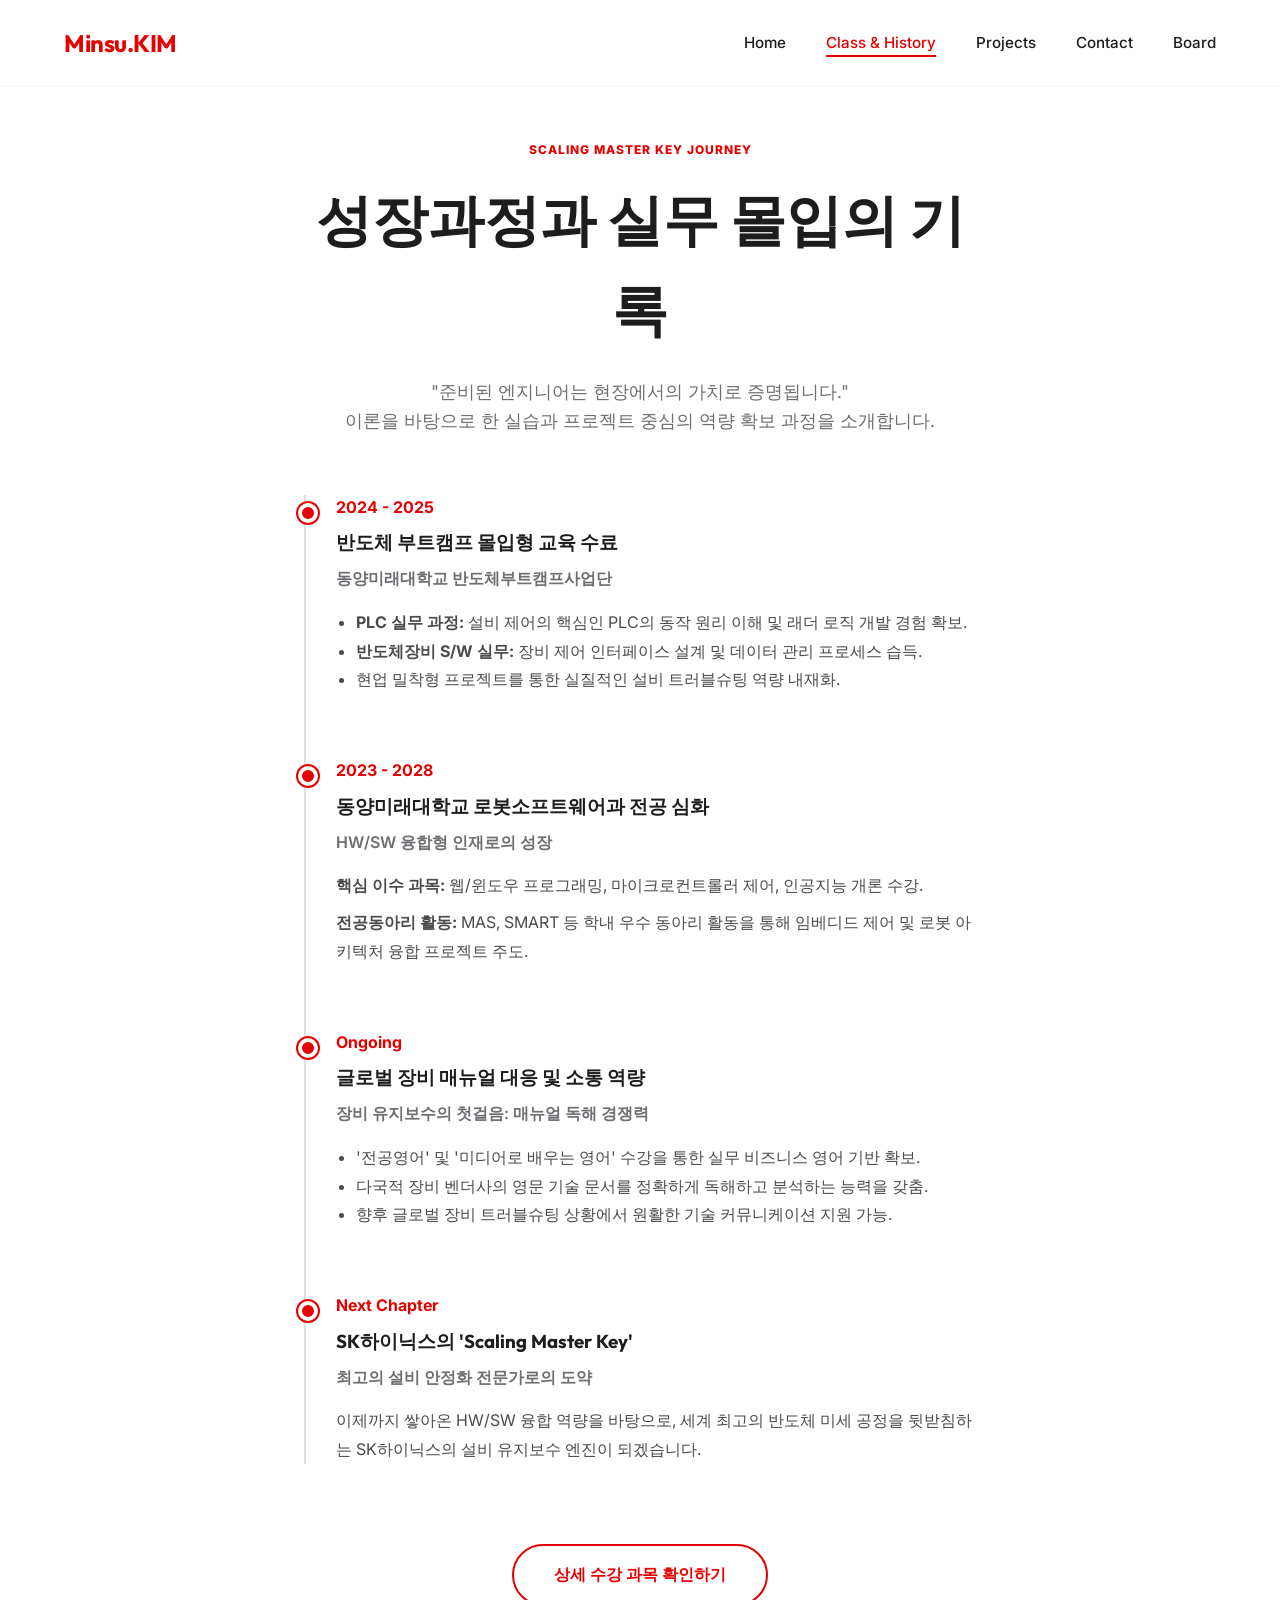
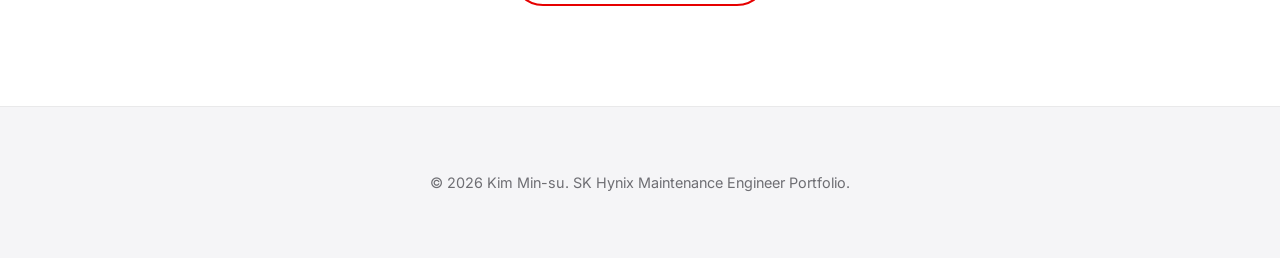
<file: history.html>
<!DOCTYPE html>
<html lang="ko">
<head>
    <meta charset="UTF-8">
    <meta name="viewport" content="width=device-width, initial-scale=1.0">
    <meta name="description" content="김민수의 직무 역량 성장 과정 및 교육 이수 현황. 반도체 부트캠프, 로봇소프트웨어 전공, 글로벌 역량.">
    <meta name="keywords" content="반도체교육, 부트캠프, PLC실무, 로봇소프트웨어, 동양미래대학교, 직무이력, 타임라인, SK하이닉스">
    <meta name="author" content="Kim Min-su">
    <title>History | 김민수 SK하이닉스 포트폴리오</title>
    <link rel="stylesheet" href="style.css">
    <style>
        .history-header {
            text-align: center;
            padding: 140px 5% 60px;
            max-width: 800px;
            margin: 0 auto;
        }
        .history-header h1 {
            font-size: 3.5rem;
            margin-bottom: 1.5rem;
        }
        .history-content {
            max-width: 800px;
            margin: 0 auto;
            padding: 0 5% 100px;
        }
    </style>
</head>
<body>

    <nav>
        <a href="index.html" class="logo">Minsu.KIM</a>
        <ul class="nav-links">
            <li><a href="index.html">Home</a></li>
            <li><a href="class.html" class="nav-active">Class & History</a></li>
            <li><a href="projects.html">Projects</a></li>
            <li><a href="contact.html">Contact</a></li>
            <li><a href="board.html">Board</a></li>
        </ul>
    </nav>

    <header class="history-header reveal">
        <span class="step-label" style="display: block; margin-bottom: 1rem;">Scaling Master Key Journey</span>
        <h1>성장과정과 실무 몰입의 기록</h1>
        <p style="color: #6e6e73; font-size: 1.1rem; margin-top: 1rem;">
            "준비된 엔지니어는 현장에서의 가치로 증명됩니다."<br>이론을 바탕으로 한 실습과 프로젝트 중심의 역량 확보 과정을 소개합니다.
        </p>
    </header>

    <section class="history-content">
        <div class="timeline">
            <!-- Item 1: Bootcamp -->
            <div class="timeline-item reveal">
                <div class="timeline-date">2024 - 2025</div>
                <h3>반도체 부트캠프 몰입형 교육 수료</h3>
                <p style="color: #6e6e73; margin-top: 0.5rem; font-weight: 600;">동양미래대학교 반도체부트캠프사업단</p>
                <ul style="margin-top: 1rem; color: #4b4b4b; padding-left: 20px; line-height: 1.8;">
                    <li><strong>PLC 실무 과정:</strong> 설비 제어의 핵심인 PLC의 동작 원리 이해 및 래더 로직 개발 경험 확보.</li>
                    <li><strong>반도체장비 S/W 실무:</strong> 장비 제어 인터페이스 설계 및 데이터 관리 프로세스 습득.</li>
                    <li>현업 밀착형 프로젝트를 통한 실질적인 설비 트러블슈팅 역량 내재화.</li>
                </ul>
            </div>

            <!-- Item 2: Major Concentration -->
            <div class="timeline-item reveal">
                <div class="timeline-date">2023 - 2028</div>
                <h3>동양미래대학교 로봇소프트웨어과 전공 심화</h3>
                <p style="color: #6e6e73; margin-top: 0.5rem; font-weight: 600;">HW/SW 융합형 인재로의 성장</p>
                <div style="margin-top: 1rem; color: #4b4b4b; line-height: 1.8;">
                    <p style="margin-bottom: 0.5rem;"><strong>핵심 이수 과목:</strong> 웹/윈도우 프로그래밍, 마이크로컨트롤러 제어, 인공지능 개론 수강.</p>
                    <p><strong>전공동아리 활동:</strong> MAS, SMART 등 학내 우수 동아리 활동을 통해 임베디드 제어 및 로봇 아키텍처 융합 프로젝트 주도.</p>
                </div>
            </div>

            <!-- Item 3: Global Skills -->
            <div class="timeline-item reveal">
                <div class="timeline-date">Ongoing</div>
                <h3>글로벌 장비 매뉴얼 대응 및 소통 역량</h3>
                <p style="color: #6e6e73; margin-top: 0.5rem; font-weight: 600;">장비 유지보수의 첫걸음: 매뉴얼 독해 경쟁력</p>
                <ul style="margin-top: 1rem; color: #4b4b4b; padding-left: 20px; line-height: 1.8;">
                    <li>'전공영어' 및 '미디어로 배우는 영어' 수강을 통한 실무 비즈니스 영어 기반 확보.</li>
                    <li>다국적 장비 벤더사의 영문 기술 문서를 정확하게 독해하고 분석하는 능력을 갖춤.</li>
                    <li>향후 글로벌 장비 트러블슈팅 상황에서 원활한 기술 커뮤니케이션 지원 가능.</li>
                </ul>
            </div>

            <!-- Future Goal -->
            <div class="timeline-item reveal">
                <div class="timeline-date">Next Chapter</div>
                <h3>SK하이닉스의 'Scaling Master Key'</h3>
                <p style="color: #6e6e73; margin-top: 0.5rem; font-weight: 600;">최고의 설비 안정화 전문가로의 도약</p>
                <p style="margin-top: 1rem; color: #4b4b4b; line-height: 1.8;">이제까지 쌓아온 HW/SW 융합 역량을 바탕으로, 세계 최고의 반도체 미세 공정을 뒷받침하는 SK하이닉스의 설비 유지보수 엔진이 되겠습니다.</p>
            </div>
        </div>

        <div style="text-align: center; margin-top: 5rem;" class="reveal">
            <a href="class.html" class="btn btn-outline">상세 수강 과목 확인하기</a>
        </div>
    </section>

    <footer>
        <p class="footer-text">© 2026 Kim Min-su. SK Hynix Maintenance Engineer Portfolio.</p>
    </footer>

    <script>
        function reveal() {
            var reveals = document.querySelectorAll(".reveal");
            for (var i = 0; i < reveals.length; i++) {
                var windowHeight = window.innerHeight;
                var elementTop = reveals[i].getBoundingClientRect().top;
                var elementVisible = 150;
                if (elementTop < windowHeight - elementVisible) {
                    reveals[i].classList.add("active");
                }
            }
        }
        window.addEventListener("scroll", reveal);
        window.onload = reveal;
    </script>
</body>
</html>
</file>
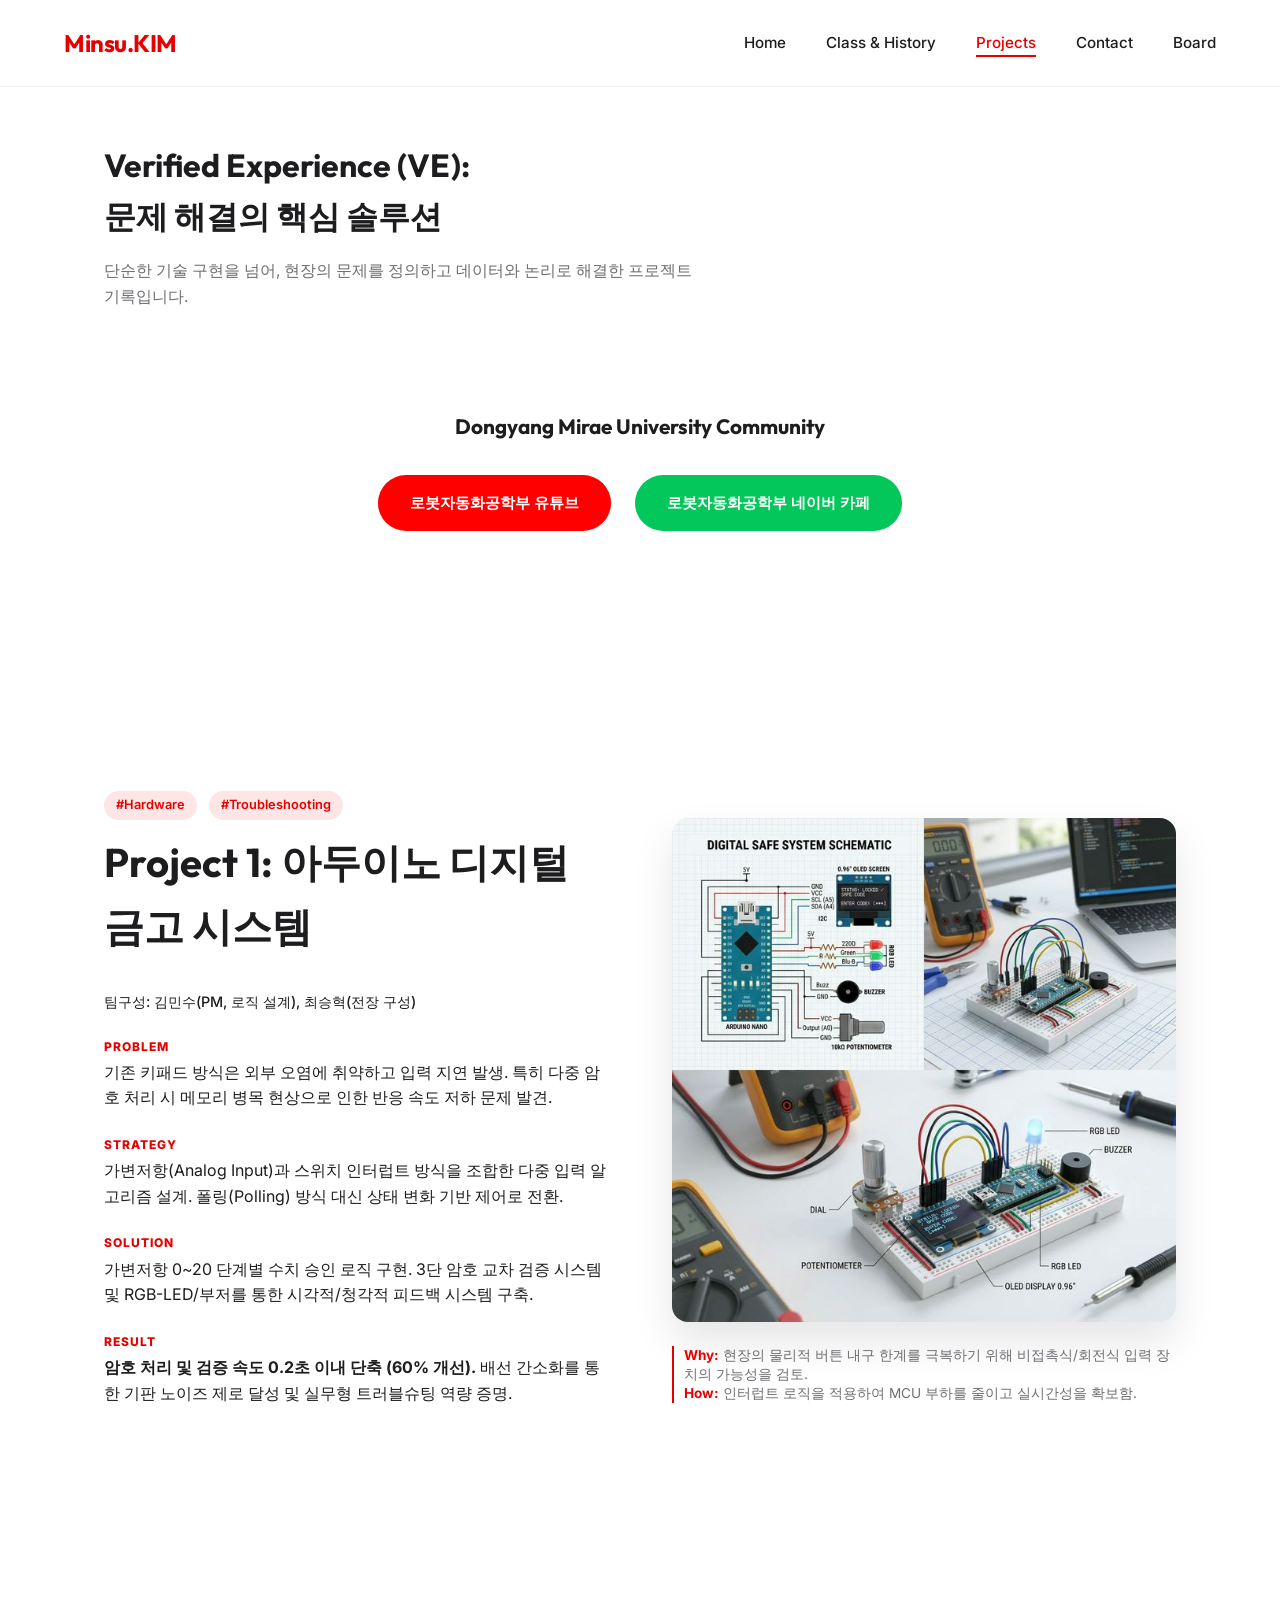
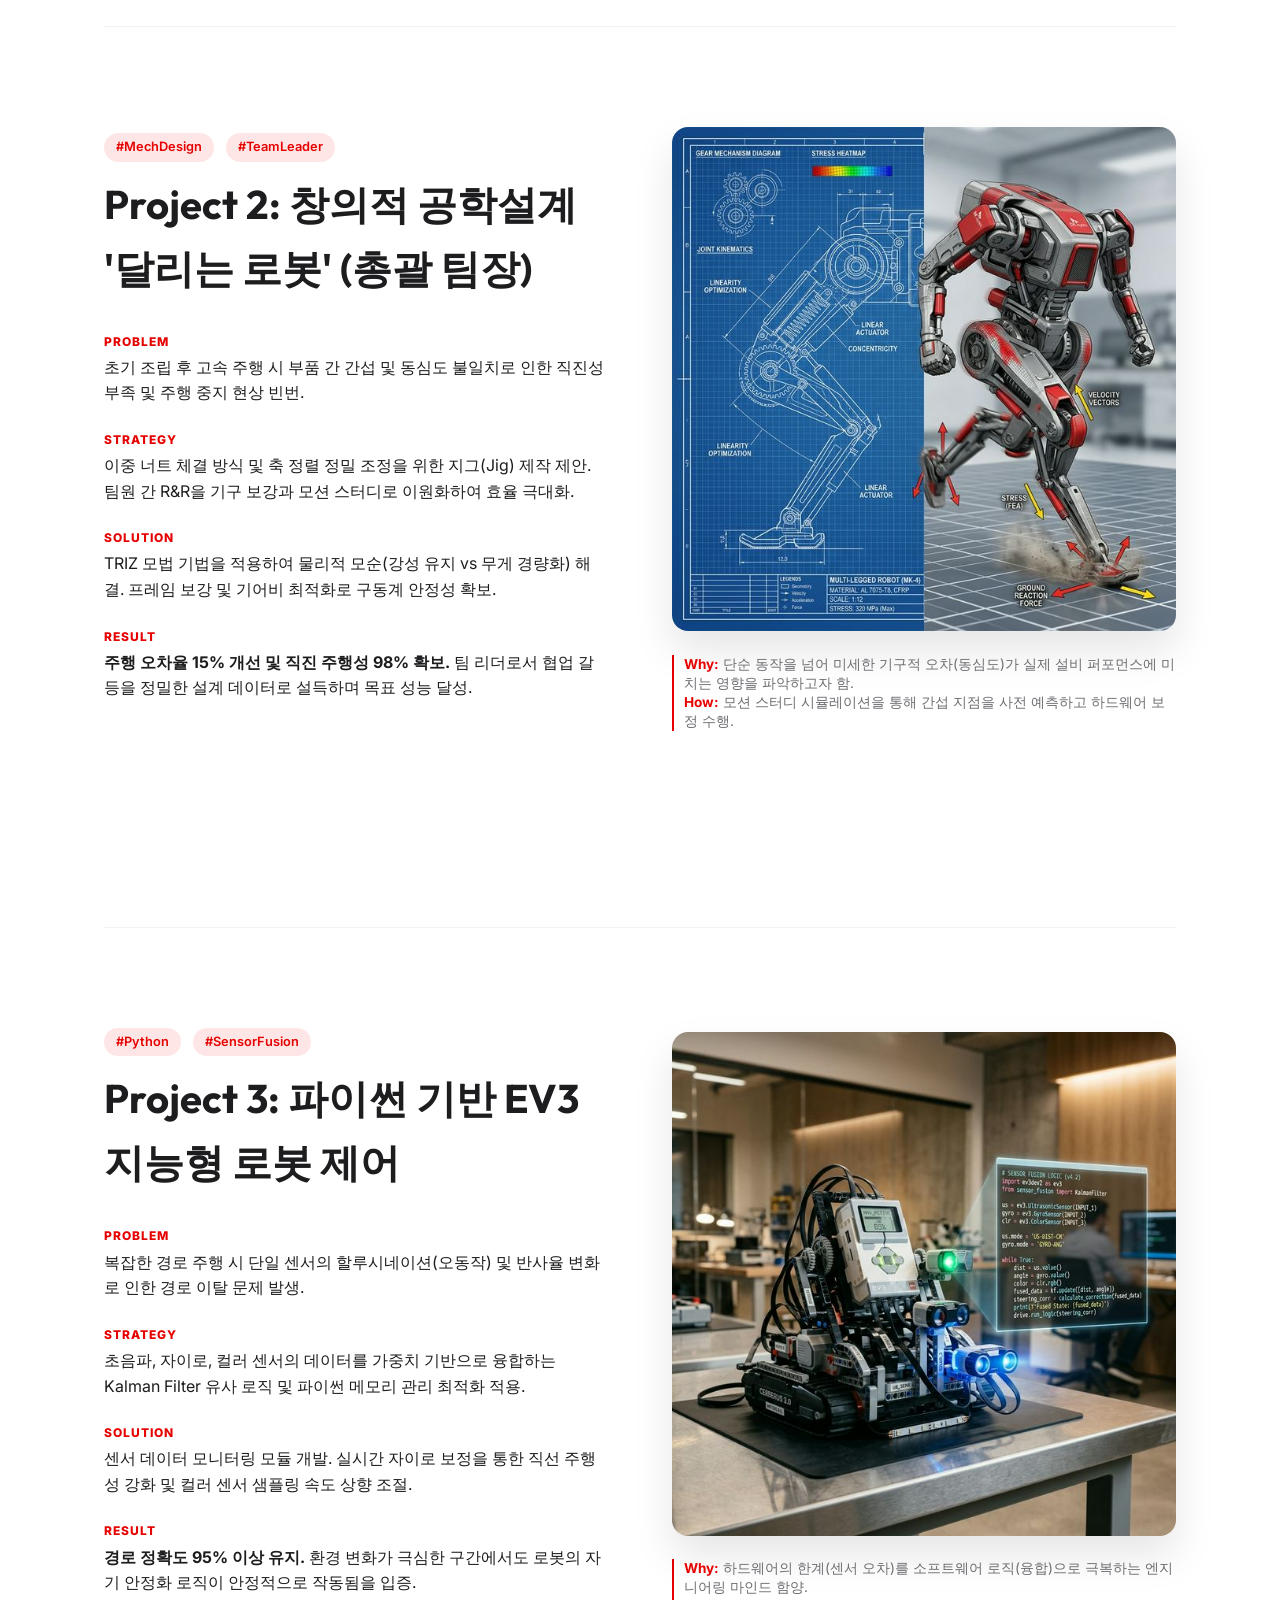
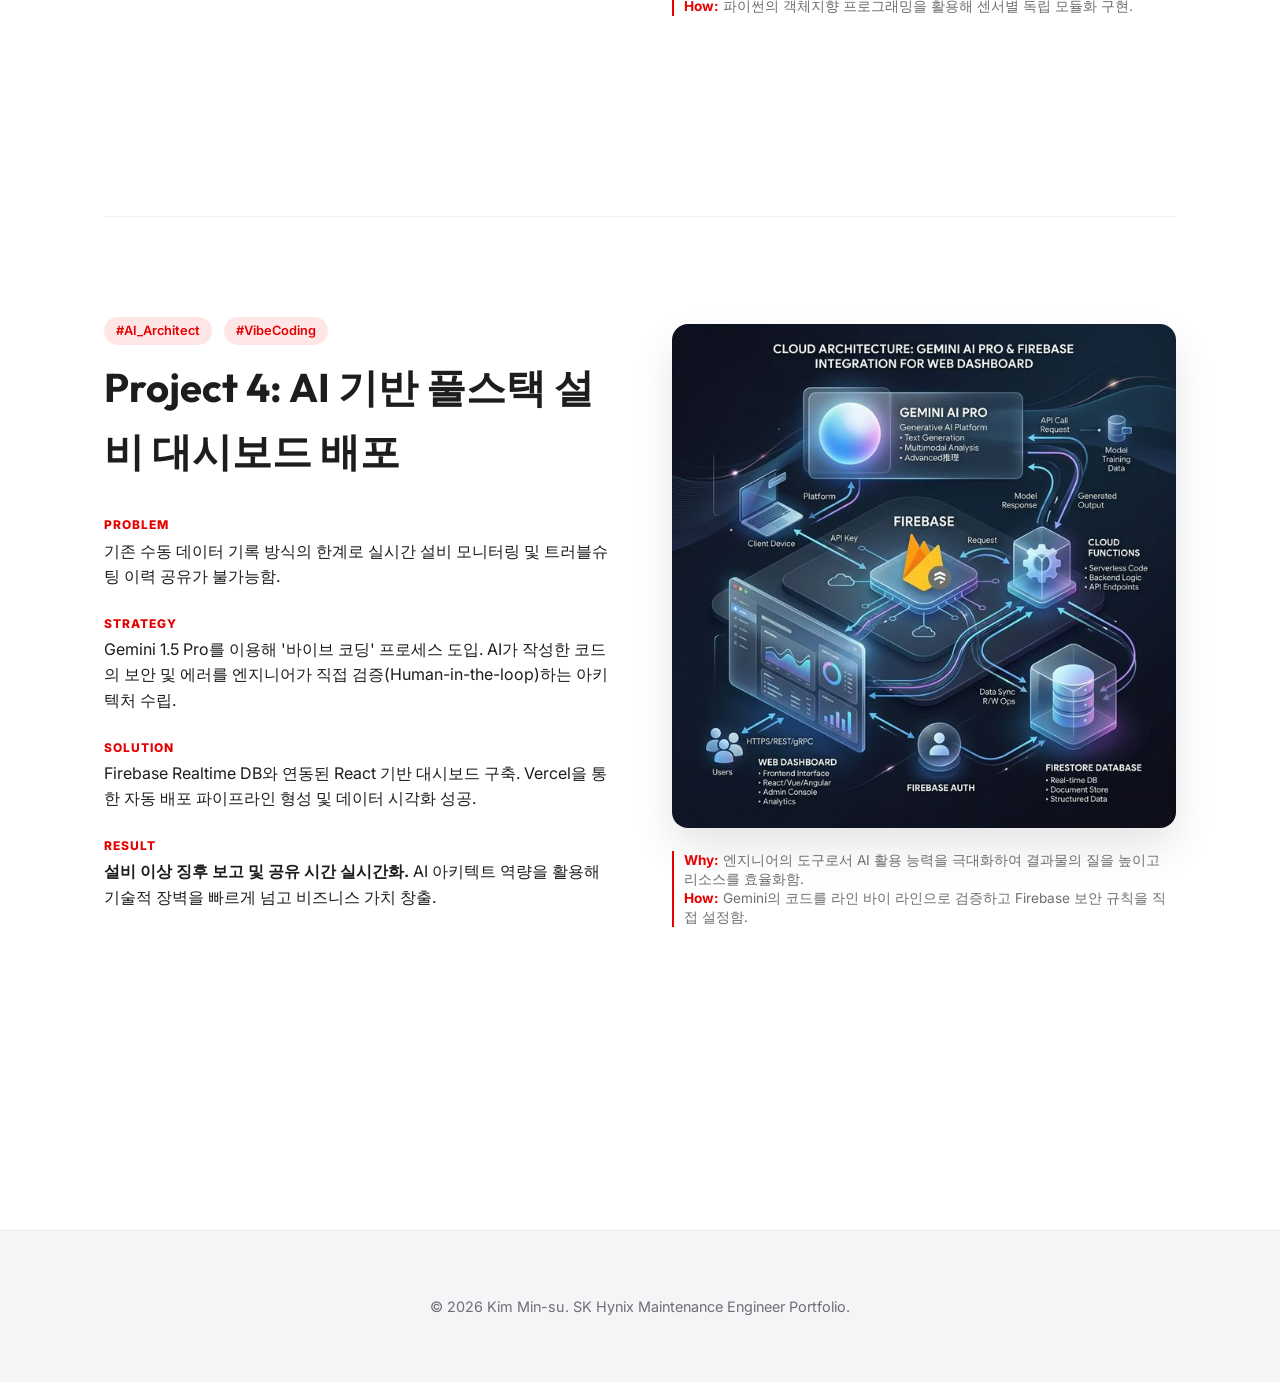
<file: projects.html>
<!DOCTYPE html>
<html lang="ko">
<head>
    <meta charset="UTF-8">
    <meta name="viewport" content="width=device-width, initial-scale=1.0">
    <meta name="description" content="김민수의 주요 프로젝트 성과: 아두이노 금고, EV3 지능형 로봇, TRIZ 로봇 기구 설계, AI 풀스택 배포. 문제 해결 성과 위주.">
    <meta name="keywords" content="아두이노, EV3, TRIZ, 바이브코딩, Gemini, Firebase, 로봇제어, 회로설계, 트러블슈팅, SK하이닉스 지원자">
    <meta name="author" content="Kim Min-su">
    <title>Projects | 김민수 SK하이닉스 포트폴리오</title>
    <link rel="stylesheet" href="style.css">
    <style>
        .project-section {
            padding: 100px 0;
            border-bottom: 1px solid rgba(0, 0, 0, 0.05);
        }
        .project-section:last-child {
            border-bottom: none;
        }
        .tag {
            display: inline-block;
            background: #ffe6e6;
            color: #E60000;
            padding: 4px 12px;
            border-radius: 20px;
            font-size: 0.8rem;
            font-weight: 600;
            margin-right: 8px;
            margin-bottom: 10px;
        }
        .project-img {
            width: 100%;
            height: auto;
            border-radius: 16px;
            box-shadow: 0 20px 40px rgba(0,0,0,0.1);
            transition: var(--transition-smooth);
            object-fit: cover;
        }
        .project-img:hover {
            transform: scale(1.02);
        }
        .annotation {
            margin-top: 1rem;
            font-size: 0.85rem;
            color: var(--text-muted);
            line-height: 1.4;
            padding-left: 10px;
            border-left: 2px solid var(--primary-color);
        }
        .annotation strong {
            color: var(--primary-color);
        }
    </style>
</head>
<body>

    <nav>
        <a href="index.html" class="logo">Minsu.KIM</a>
        <ul class="nav-links">
            <li><a href="index.html">Home</a></li>
            <li><a href="class.html">Class & History</a></li>
            <li><a href="projects.html" class="nav-active">Projects</a></li>
            <li><a href="contact.html">Contact</a></li>
            <li><a href="board.html">Board</a></li>
        </ul>
    </nav>

    <header style="padding: 140px 5% 40px; max-width: 1200px; margin: 0 auto;">
        <h1 class="reveal">Verified Experience (VE):<br>문제 해결의 핵심 솔루션</h1>
        <p class="reveal" style="color: #6e6e73; max-width: 600px; margin-top: 1rem;">
            단순한 기술 구현을 넘어, 현장의 문제를 정의하고 데이터와 논리로 해결한 프로젝트 기록입니다.
        </p>
    </header>

    <section style="padding: 60px 5%; max-width: 1200px; margin: 0 auto; text-align: center;" class="reveal">
        <h3 style="margin-bottom: 2rem; font-size: 1.3rem; color: var(--text-dark);">Dongyang Mirae University Community</h3>
        <div style="display: flex; justify-content: center; gap: 1.5rem; flex-wrap: wrap;">
            <a href="https://youtube.com/@auto2con" target="_blank" class="btn" style="background: #FF0000; color: white; border: none; font-size: 0.95rem; padding: 1rem 2rem;">로봇자동화공학부 유튜브</a>
            <a href="https://cafe.naver.com/dyrobot" target="_blank" class="btn" style="background: #03C75A; color: white; border: none; font-size: 0.95rem; padding: 1rem 2rem;">로봇자동화공학부 네이버 카페</a>
        </div>
    </section>

    <section class="projects-container">
        <!-- Project 1: Digital Safe -->
        <article class="project-section reveal">
            <div class="project-detail">
                <div class="project-content">
                    <span class="tag">#Hardware</span> <span class="tag">#Troubleshooting</span>
                    <h2>Project 1: 아두이노 디지털 금고 시스템</h2>
                    <p style="margin-bottom: 1.5rem; font-weight: 500; font-size: 0.9rem;">팀구성: 김민수(PM, 로직 설계), 최승혁(전장 구성)</p>
                    
                    <div class="project-step"><span class="step-label">Problem</span><p>기존 키패드 방식은 외부 오염에 취약하고 입력 지연 발생. 특히 다중 암호 처리 시 메모리 병목 현상으로 인한 반응 속도 저하 문제 발견.</p></div>
                    <div class="project-step"><span class="step-label">Strategy</span><p>가변저항(Analog Input)과 스위치 인터럽트 방식을 조합한 다중 입력 알고리즘 설계. 폴링(Polling) 방식 대신 상태 변화 기반 제어로 전환.</p></div>
                    <div class="project-step"><span class="step-label">Solution</span><p>가변저항 0~20 단계별 수치 승인 로직 구현. 3단 암호 교차 검증 시스템 및 RGB-LED/부저를 통한 시각적/청각적 피드백 시스템 구축.</p></div>
                    <div class="project-step"><span class="step-label">Result</span><p><strong>암호 처리 및 검증 속도 0.2초 이내 단축 (60% 개선).</strong> 배선 간소화를 통한 기판 노이즈 제로 달성 및 실무형 트러블슈팅 역량 증명.</p></div>
                </div>
                <div class="project-visual">
                    <img src="assets/project1_safe_1776047281321.png" alt="아두이노 디지털 금고 배선도 및 프로토타입" class="project-img">
                    <div class="annotation">
                        <strong>Why:</strong> 현장의 물리적 버튼 내구 한계를 극복하기 위해 비접촉식/회전식 입력 장치의 가능성을 검토.<br>
                        <strong>How:</strong> 인터럽트 로직을 적용하여 MCU 부하를 줄이고 실시간성을 확보함.
                    </div>
                </div>
            </div>
        </article>

        <!-- Project 2: Running Robot (Team Leader) -->
        <article class="project-section reveal">
            <div class="project-detail">
                <div class="project-content">
                    <span class="tag">#MechDesign</span> <span class="tag">#TeamLeader</span>
                    <h2>Project 2: 창의적 공학설계 '달리는 로봇' (총괄 팀장)</h2>
                    <div class="project-step"><span class="step-label">Problem</span><p>초기 조립 후 고속 주행 시 부품 간 간섭 및 동심도 불일치로 인한 직진성 부족 및 주행 중지 현상 빈번.</p></div>
                    <div class="project-step"><span class="step-label">Strategy</span><p>이중 너트 체결 방식 및 축 정렬 정밀 조정을 위한 지그(Jig) 제작 제안. 팀원 간 R&R을 기구 보강과 모션 스터디로 이원화하여 효율 극대화.</p></div>
                    <div class="project-step"><span class="step-label">Solution</span><p>TRIZ 모법 기법을 적용하여 물리적 모순(강성 유지 vs 무게 경량화) 해결. 프레임 보강 및 기어비 최적화로 구동계 안정성 확보.</p></div>
                    <div class="project-step"><span class="step-label">Result</span><p><strong>주행 오차율 15% 개선 및 직진 주행성 98% 확보.</strong> 팀 리더로서 협업 갈등을 정밀한 설계 데이터로 설득하며 목표 성능 달성.</p></div>
                </div>
                <div class="project-visual">
                    <img src="assets/project3_robot_1776047315048.png" alt="달리는 로봇 기구 설계 및 모션 스터디" class="project-img">
                    <div class="annotation">
                        <strong>Why:</strong> 단순 동작을 넘어 미세한 기구적 오차(동심도)가 실제 설비 퍼포먼스에 미치는 영향을 파악하고자 함.<br>
                        <strong>How:</strong> 모션 스터디 시뮬레이션을 통해 간섭 지점을 사전 예측하고 하드웨어 보정 수행.
                    </div>
                </div>
            </div>
        </article>

        <!-- Project 3: EV3 Python -->
        <article class="project-section reveal">
            <div class="project-detail">
                <div class="project-content">
                    <span class="tag">#Python</span> <span class="tag">#SensorFusion</span>
                    <h2>Project 3: 파이썬 기반 EV3 지능형 로봇 제어</h2>
                    <div class="project-step"><span class="step-label">Problem</span><p>복잡한 경로 주행 시 단일 센서의 할루시네이션(오동작) 및 반사율 변화로 인한 경로 이탈 문제 발생.</p></div>
                    <div class="project-step"><span class="step-label">Strategy</span><p>초음파, 자이로, 컬러 센서의 데이터를 가중치 기반으로 융합하는 Kalman Filter 유사 로직 및 파이썬 메모리 관리 최적화 적용.</p></div>
                    <div class="project-step"><span class="step-label">Solution</span><p>센서 데이터 모니터링 모듈 개발. 실시간 자이로 보정을 통한 직선 주행성 강화 및 컬러 센서 샘플링 속도 상향 조절.</p></div>
                    <div class="project-step"><span class="step-label">Result</span><p><strong>경로 정확도 95% 이상 유지.</strong> 환경 변화가 극심한 구간에서도 로봇의 자기 안정화 로직이 안정적으로 작동됨을 입증.</p></div>
                </div>
                <div class="project-visual">
                    <img src="assets/project2_ev3_1776047297543.png" alt="EV3 센서 융합 및 파이썬 제어 로직" class="project-img">
                    <div class="annotation">
                        <strong>Why:</strong> 하드웨어의 한계(센서 오차)를 소프트웨어 로직(융합)으로 극복하는 엔지니어링 마인드 함양.<br>
                        <strong>How:</strong> 파이썬의 객체지향 프로그래밍을 활용해 센서별 독립 모듈화 구현.
                    </div>
                </div>
            </div>
        </article>

        <!-- Project 4: AI Fullstack -->
        <article class="project-section reveal">
            <div class="project-detail">
                <div class="project-content">
                    <span class="tag">#AI_Architect</span> <span class="tag">#VibeCoding</span>
                    <h2>Project 4: AI 기반 풀스택 설비 대시보드 배포</h2>
                    <div class="project-step"><span class="step-label">Problem</span><p>기존 수동 데이터 기록 방식의 한계로 실시간 설비 모니터링 및 트러블슈팅 이력 공유가 불가능함.</p></div>
                    <div class="project-step"><span class="step-label">Strategy</span><p>Gemini 1.5 Pro를 이용해 '바이브 코딩' 프로세스 도입. AI가 작성한 코드의 보안 및 에러를 엔지니어가 직접 검증(Human-in-the-loop)하는 아키텍처 수립.</p></div>
                    <div class="project-step"><span class="step-label">Solution</span><p>Firebase Realtime DB와 연동된 React 기반 대시보드 구축. Vercel을 통한 자동 배포 파이프라인 형성 및 데이터 시각화 성공.</p></div>
                    <div class="project-step"><span class="step-label">Result</span><p><strong>설비 이상 징후 보고 및 공유 시간 실시간화.</strong> AI 아키텍트 역량을 활용해 기술적 장벽을 빠르게 넘고 비즈니스 가치 창출.</p></div>
                </div>
                <div class="project-visual">
                    <img src="assets/project4_ai_1776047330288.png" alt="AI 클라우드 아키텍처 및 Firebase 배포" class="project-img">
                    <div class="annotation">
                        <strong>Why:</strong> 엔지니어의 도구로서 AI 활용 능력을 극대화하여 결과물의 질을 높이고 리소스를 효율화함.<br>
                        <strong>How:</strong> Gemini의 코드를 라인 바이 라인으로 검증하고 Firebase 보안 규칙을 직접 설정함.
                    </div>
                </div>
            </div>
        </article>
    </section>

    </section>

    <footer>
        <p class="footer-text">© 2026 Kim Min-su. SK Hynix Maintenance Engineer Portfolio.</p>
    </footer>

    <script>
        function reveal() {
            var reveals = document.querySelectorAll(".reveal");
            for (var i = 0; i < reveals.length; i++) {
                var windowHeight = window.innerHeight;
                var elementTop = reveals[i].getBoundingClientRect().top;
                var elementVisible = 150;
                if (elementTop < windowHeight - elementVisible) {
                    reveals[i].classList.add("active");
                }
            }
        }
        window.addEventListener("scroll", reveal);
        window.onload = reveal;
    </script>
</body>
</html>
</file>
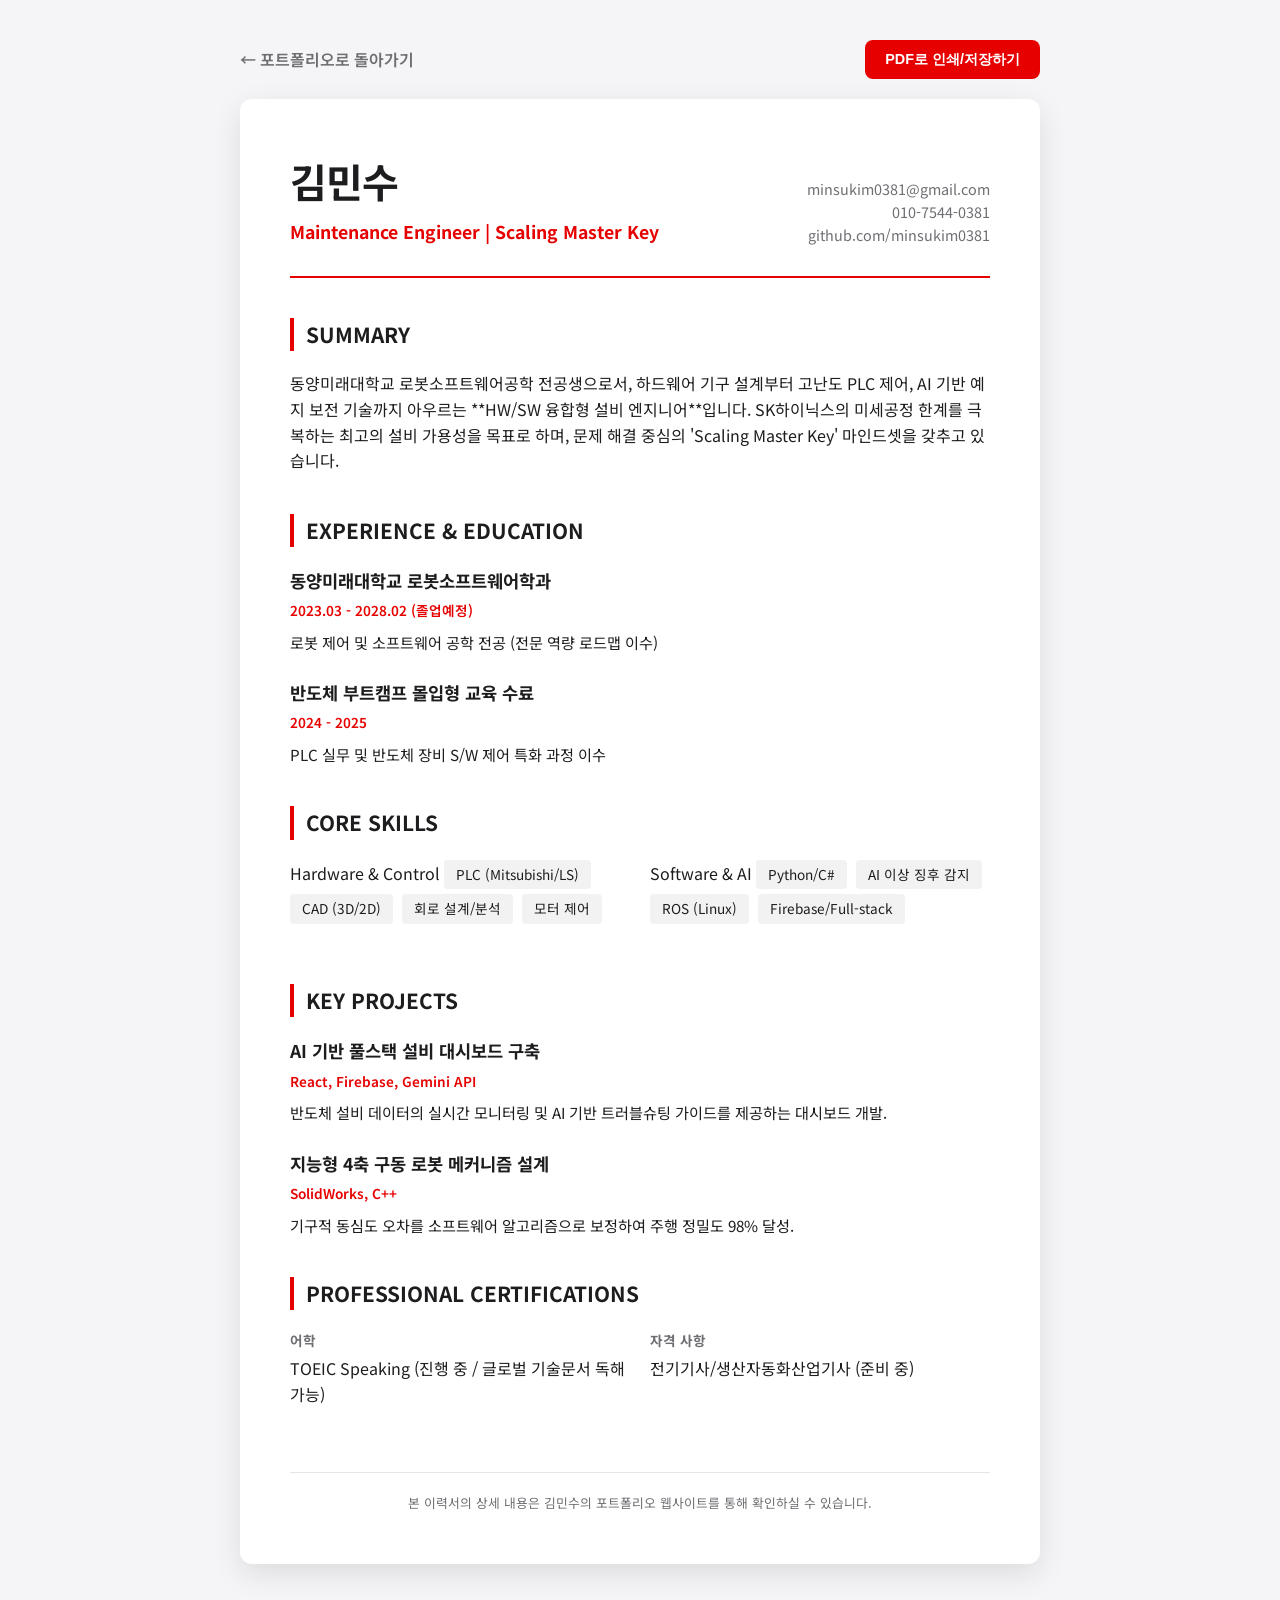
<file: resume.html>
<!DOCTYPE html>
<html lang="ko">
<head>
    <meta charset="UTF-8">
    <meta name="viewport" content="width=device-width, initial-scale=1.0">
    <title>이력서_김민수_SK하이닉스지원</title>
    <link href="https://fonts.googleapis.com/css2?family=Noto+Sans+KR:wght@300;400;700&display=swap" rel="stylesheet">
    <style>
        :root {
            --primary: #E60000;
            --text-dark: #1d1d1f;
            --text-gray: #6e6e73;
            --border: #e5e5e5;
        }

        @media print {
            .no-print, .no-print-top { display: none; }
            body { padding: 0; margin: 0; background: white; }
            .resume-wrapper { box-shadow: none !important; border: none !important; margin: 0 !important; width: 100% !important; max-width: none !important; padding: 0 !important; }
        }

        * { margin: 0; padding: 0; box-sizing: border-box; }
        body {
            font-family: 'Noto Sans KR', sans-serif;
            background-color: #f5f5f7;
            color: var(--text-dark);
            line-height: 1.6;
            padding: 40px 20px;
        }

        .no-print-top {
            max-width: 800px;
            margin: 0 auto 20px;
            display: flex;
            justify-content: space-between;
            align-items: center;
        }

        .btn-print {
            background: var(--primary);
            color: white;
            padding: 10px 20px;
            border-radius: 8px;
            text-decoration: none;
            font-weight: 600;
            font-size: 0.9rem;
            border: none;
            cursor: pointer;
        }

        .resume-wrapper {
            background: white;
            max-width: 800px;
            margin: 0 auto;
            padding: 50px;
            box-shadow: 0 10px 30px rgba(0,0,0,0.1);
            border-radius: 12px;
        }

        header {
            border-bottom: 2px solid var(--primary);
            padding-bottom: 30px;
            margin-bottom: 40px;
            display: flex;
            justify-content: space-between;
            align-items: flex-end;
        }

        .header-main h1 {
            font-size: 2.5rem;
            margin-bottom: 5px;
            letter-spacing: -1px;
        }

        .header-main p {
            color: var(--primary);
            font-weight: 700;
            font-size: 1.1rem;
        }

        .contact-info {
            text-align: right;
            font-size: 0.9rem;
            color: var(--text-gray);
        }

        section { margin-bottom: 40px; }

        h2 {
            font-size: 1.3rem;
            color: var(--text-dark);
            border-left: 4px solid var(--primary);
            padding-left: 12px;
            margin-bottom: 20px;
            text-transform: uppercase;
        }

        .grid-two {
            display: grid;
            grid-template-columns: 1fr 1fr;
            gap: 20px;
        }

        .info-item { margin-bottom: 15px; }
        .info-item label {
            display: block;
            font-weight: 700;
            font-size: 0.85rem;
            color: var(--text-gray);
            margin-bottom: 4px;
        }

        .project-item { margin-bottom: 25px; }
        .project-title {
            font-weight: 700;
            font-size: 1.1rem;
            margin-bottom: 5px;
        }
        .project-meta {
            font-size: 0.85rem;
            color: var(--primary);
            font-weight: 600;
            margin-bottom: 8px;
        }
        .project-desc {
            font-size: 0.95rem;
            color: var(--text-dark);
        }

        .skill-group { margin-bottom: 15px; }
        .skill-tag {
            display: inline-block;
            background: #f2f2f2;
            padding: 4px 12px;
            border-radius: 4px;
            font-size: 0.85rem;
            margin-right: 5px;
            margin-bottom: 5px;
        }

        footer {
            text-align: center;
            font-size: 0.8rem;
            color: var(--text-gray);
            border-top: 1px solid var(--border);
            padding-top: 20px;
            margin-top: 50px;
        }
    </style>
</head>
<body>

    <div class="no-print-top">
        <a href="index.html" style="text-decoration: none; color: var(--text-gray); font-weight: 600;">← 포트폴리오로 돌아가기</a>
        <button onclick="window.print()" class="btn-print">PDF로 인쇄/저장하기</button>
    </div>

    <div class="resume-wrapper">
        <header>
            <div class="header-main">
                <h1>김민수</h1>
                <p>Maintenance Engineer | Scaling Master Key</p>
            </div>
            <div class="contact-info">
                <p>minsukim0381@gmail.com</p>
                <p>010-7544-0381</p>
                <p>github.com/minsukim0381</p>
            </div>
        </header>

        <section>
            <h2>Summary</h2>
            <p style="font-size: 1rem;">
                동양미래대학교 로봇소프트웨어공학 전공생으로서, 하드웨어 기구 설계부터 고난도 PLC 제어, AI 기반 예지 보전 기술까지 아우르는 **HW/SW 융합형 설비 엔지니어**입니다. SK하이닉스의 미세공정 한계를 극복하는 최고의 설비 가용성을 목표로 하며, 문제 해결 중심의 'Scaling Master Key' 마인드셋을 갖추고 있습니다.
            </p>
        </section>

        <section>
            <h2>Experience & Education</h2>
            <div class="project-item">
                <div class="project-title">동양미래대학교 로봇소프트웨어학과</div>
                <div class="project-meta">2023.03 - 2028.02 (졸업예정)</div>
                <p class="project-desc">로봇 제어 및 소프트웨어 공학 전공 (전문 역량 로드맵 이수)</p>
            </div>
            <div class="project-item">
                <div class="project-title">반도체 부트캠프 몰입형 교육 수료</div>
                <div class="project-meta">2024 - 2025</div>
                <p class="project-desc">PLC 실무 및 반도체 장비 S/W 제어 특화 과정 이수</p>
            </div>
        </section>

        <section>
            <h2>Core Skills</h2>
            <div class="grid-two">
                <div class="skill-group">
                    <label>Hardware & Control</label>
                    <span class="skill-tag">PLC (Mitsubishi/LS)</span>
                    <span class="skill-tag">CAD (3D/2D)</span>
                    <span class="skill-tag">회로 설계/분석</span>
                    <span class="skill-tag">모터 제어</span>
                </div>
                <div class="skill-group">
                    <label>Software & AI</label>
                    <span class="skill-tag">Python/C#</span>
                    <span class="skill-tag">AI 이상 징후 감지</span>
                    <span class="skill-tag">ROS (Linux)</span>
                    <span class="skill-tag">Firebase/Full-stack</span>
                </div>
            </div>
        </section>

        <section>
            <h2>Key Projects</h2>
            <div class="project-item">
                <div class="project-title">AI 기반 풀스택 설비 대시보드 구축</div>
                <div class="project-meta">React, Firebase, Gemini API</div>
                <p class="project-desc">반도체 설비 데이터의 실시간 모니터링 및 AI 기반 트러블슈팅 가이드를 제공하는 대시보드 개발.</p>
            </div>
            <div class="project-item">
                <div class="project-title">지능형 4축 구동 로봇 메커니즘 설계</div>
                <div class="project-meta">SolidWorks, C++</div>
                <p class="project-desc">기구적 동심도 오차를 소프트웨어 알고리즘으로 보정하여 주행 정밀도 98% 달성.</p>
            </div>
        </section>

        <section>
            <h2>Professional Certifications</h2>
            <div class="grid-two">
                <div class="info-item">
                    <label>어학</label>
                    <p>TOEIC Speaking (진행 중 / 글로벌 기술문서 독해 가능)</p>
                </div>
                <div class="info-item">
                    <label>자격 사항</label>
                    <p>전기기사/생산자동화산업기사 (준비 중)</p>
                </div>
            </div>
        </section>

        <footer>
            본 이력서의 상세 내용은 김민수의 포트폴리오 웹사이트를 통해 확인하실 수 있습니다.
        </footer>
    </div>

</body>
</html>
</file>
<file: style.css>
/* 
 * SK Hynix Maintenance Engineer Portfolio - Design System
 * Candidate: Kim Min-su
 * Concept: Scaling Master Key / HW+SW Convergence
 */

@import url('https://fonts.googleapis.com/css2?family=Inter:wght@300;400;600;700;800&family=Outfit:wght@400;700&display=swap');

:root {
    --primary-color: #E60000; /* SK Hynix Red */
    --secondary-color: #F8F9FA;
    --text-dark: #1D1D1F;
    --text-muted: #6E6E73;
    --bg-white: #FFFFFF;
    --bg-light: #F5F5F7;
    --glass-bg: rgba(255, 255, 255, 0.9);
    --transition-smooth: all 0.4s cubic-bezier(0.4, 0, 0.2, 1);
    --border-radius: 12px;
    --max-width: 1200px;
}

* {
    margin: 0;
    padding: 0;
    box-sizing: border-box;
    -webkit-font-smoothing: antialiased;
}

body {
    font-family: 'Inter', -apple-system, BlinkMacSystemFont, sans-serif;
    background-color: var(--bg-white);
    color: var(--text-dark);
    line-height: 1.6;
    overflow-x: hidden;
}

h1, h2, h3, .logo {
    font-family: 'Outfit', sans-serif;
    font-weight: 700;
}

/* Navigation */
nav {
    position: fixed;
    top: 0;
    width: 100%;
    padding: 1.5rem 5%;
    display: flex;
    justify-content: space-between;
    align-items: center;
    background: var(--glass-bg);
    backdrop-filter: blur(20px);
    z-index: 1000;
    border-bottom: 1px solid rgba(0, 0, 0, 0.05);
}

.logo {
    font-size: 1.5rem;
    color: var(--primary-color);
    text-decoration: none;
    letter-spacing: -0.5px;
}

.nav-links {
    display: flex;
    gap: 2.5rem;
    list-style: none;
}

.nav-links a {
    text-decoration: none;
    color: var(--text-dark);
    font-weight: 500;
    font-size: 0.95rem;
    transition: var(--transition-smooth);
    position: relative;
}

.nav-links a:hover {
    color: var(--primary-color);
}

.nav-links a::after {
    content: '';
    position: absolute;
    bottom: -5px;
    left: 0;
    width: 0;
    height: 2px;
    background: var(--primary-color);
    transition: var(--transition-smooth);
}

.nav-links a:hover::after {
    width: 100%;
}

/* Sections */
section {
    padding: 100px 5%;
    max-width: var(--max-width);
    margin: 0 auto;
}

/* Hero Section */
.hero {
    height: 100vh;
    display: flex;
    flex-direction: column;
    justify-content: center;
    align-items: flex-start;
    background: radial-gradient(circle at 80% 20%, rgba(230, 0, 0, 0.05) 0%, transparent 40%);
}

.hero h1 {
    font-size: 4rem;
    line-height: 1.1;
    margin-bottom: 1.5rem;
    background: linear-gradient(135deg, #1d1d1f 0%, #E60000 100%);
    -webkit-background-clip: text;
    background-clip: text;
    -webkit-text-fill-color: transparent;
}

.hero p {
    font-size: 1.25rem;
    color: var(--text-muted);
    max-width: 700px;
    margin-bottom: 2.5rem;
}

.btn {
    padding: 1rem 2.5rem;
    border-radius: 50px;
    text-decoration: none;
    font-weight: 600;
    transition: var(--transition-smooth);
    display: inline-block;
    cursor: pointer;
    border: none;
}

.btn-primary {
    background-color: var(--primary-color);
    color: white;
    box-shadow: 0 10px 20px rgba(230, 0, 0, 0.2);
}

.btn-primary:hover {
    transform: translateY(-3px);
    box-shadow: 0 15px 30px rgba(230, 0, 0, 0.3);
}

.btn-outline {
    background-color: transparent;
    border: 2px solid var(--primary-color);
    color: var(--primary-color);
}

.btn-outline:hover {
    background-color: var(--primary-color);
    color: white;
}

.nav-active {
    color: var(--primary-color) !important;
}

.nav-active::after {
    width: 100% !important;
}

/* Core Competencies Cards */
.grid-3 {
    display: grid;
    grid-template-columns: repeat(auto-fit, minmax(300px, 1fr));
    gap: 2rem;
    margin-top: 3rem;
}

.card {
    background: var(--bg-light);
    padding: 2.5rem;
    border-radius: var(--border-radius);
    border: 1px solid rgba(0, 0, 0, 0.03);
    transition: var(--transition-smooth);
}

.card:hover {
    transform: translateY(-10px);
    background: white;
    box-shadow: 0 30px 60px rgba(0, 0, 0, 0.08);
}

.card .icon {
    font-size: 2.5rem;
    margin-bottom: 1.5rem;
    color: var(--primary-color);
}

.card h3 {
    margin-bottom: 1rem;
    font-size: 1.4rem;
}

.card p {
    color: var(--text-muted);
    font-size: 0.95rem;
}

/* Timeline (History) */
.timeline {
    position: relative;
    padding-left: 2rem;
}

.timeline::before {
    content: '';
    position: absolute;
    left: 0;
    top: 0;
    height: 100%;
    width: 2px;
    background: #E0E0E0;
}

.timeline-item {
    position: relative;
    margin-bottom: 4rem;
}

.timeline-item::after {
    content: '';
    position: absolute;
    left: -2.35rem;
    top: 0.5rem;
    width: 12px;
    height: 12px;
    background: var(--primary-color);
    border-radius: 50%;
    border: 4px solid white;
    box-shadow: 0 0 0 2px var(--primary-color);
}

.timeline-date {
    font-weight: 700;
    color: var(--primary-color);
    margin-bottom: 0.5rem;
}

/* Project Cards (Full Width Layout) */
.project-detail {
    margin-bottom: 6rem;
    display: grid;
    grid-template-columns: 1fr 1fr;
    gap: 4rem;
    align-items: center;
}

.project-content h2 {
    font-size: 2.5rem;
    margin-bottom: 2rem;
}

.project-step {
    margin-bottom: 1.5rem;
}

.step-label {
    font-weight: 800;
    font-size: 0.75rem;
    text-transform: uppercase;
    color: var(--primary-color);
    letter-spacing: 1px;
    display: block;
    margin-bottom: 0.25rem;
}

/* Fade-in Animation */
.reveal {
    opacity: 0;
    transform: translateY(30px);
    transition: all 0.8s ease-out;
}

.reveal.active {
    opacity: 1;
    transform: translateY(0);
}

/* Footer */
footer {
    background: var(--bg-light);
    padding: 4rem 5%;
    text-align: center;
    border-top: 1px solid rgba(0, 0, 0, 0.05);
}

.footer-text {
    color: var(--text-muted);
    font-size: 0.9rem;
}

/* Board Styles */
.board-container {
    max-width: 800px;
    margin: 120px auto;
    padding: 0 5%;
}

.post-form {
    background: var(--bg-light);
    padding: 2.5rem;
    border-radius: 16px;
    margin-bottom: 3rem;
    box-shadow: 0 10px 30px rgba(0,0,0,0.03);
}

.form-group {
    margin-bottom: 1.5rem;
}

.form-group label {
    display: block;
    margin-bottom: 0.5rem;
    font-weight: 600;
}

.form-group input, .form-group textarea {
    width: 100%;
    padding: 0.8rem 1rem;
    border-radius: 8px;
    border: 1px solid #ddd;
    outline: none;
    transition: var(--transition-smooth);
}

.form-group input:focus, .form-group textarea:focus {
    border-color: var(--primary-color);
}

.post-item {
    border-bottom: 1px solid #eee;
    padding: 1.5rem 0;
}

.post-header {
    display: flex;
    justify-content: space-between;
    margin-bottom: 0.5rem;
}

.post-author {
    font-weight: 700;
    color: var(--text-dark);
}

.post-date {
    font-size: 0.85rem;
    color: var(--text-muted);
}

/* Comment Styles */
.comment-section {
    margin-top: 1.5rem;
    padding-left: 2rem;
    border-left: 2px solid #eee;
}

.comment-item {
    margin-top: 1rem;
    padding: 1rem;
    background: #f9f9f9;
    border-radius: 8px;
    font-size: 0.9rem;
}

.comment-header {
    display: flex;
    justify-content: space-between;
    margin-bottom: 0.3rem;
    font-weight: 600;
}

.reply-btn {
    font-size: 0.8rem;
    color: var(--primary-color);
    background: none;
    border: none;
    cursor: pointer;
    margin-top: 0.5rem;
    text-decoration: underline;
}

.reply-form {
    margin-top: 1rem;
    display: none; /* Shown via JS */
}

.reply-form.active {
    display: block;
}

/* Responsive */
@media (max-width: 992px) {
    .project-detail {
        grid-template-columns: 1fr;
        gap: 2rem;
    }
    .hero h1 {
        font-size: 3rem;
    }
}

@media (max-width: 600px) {
    .nav-links {
        display: none;
    }
    .hero h1 {
        font-size: 2.5rem;
    }
}
/* Background Effect */
.bg-gradient-container {
    position: fixed;
    top: 0;
    left: 0;
    width: 100%;
    height: 100%;
    z-index: -1;
    overflow: hidden;
    background: #ffffff;
    pointer-events: none;
}

.bg-gradient-container::before {
    content: '';
    position: absolute;
    top: 0;
    left: 0;
    width: 100%;
    height: 100%;
    background: url('assets/semiconductor_bg.png') center/cover no-repeat fixed;
    opacity: 0.12;
    z-index: -1;
}


/* Advanced Voting System */
.post-item {
    display: flex;
    gap: 1.5rem;
}

.post-content-container {
    flex: 1;
}

.post-score-bar {
    display: flex;
    flex-direction: column;
    align-items: center;
    justify-content: center;
    background-color: rgba(255, 255, 255, 0.4);
    backdrop-filter: blur(10px);
    -webkit-backdrop-filter: blur(10px);
    padding: 0.8rem;
    border-radius: 16px;
    width: 60px;
    height: fit-content;
    align-self: flex-start;
    border: 1px solid rgba(255, 255, 255, 0.3);
    box-shadow: 0 4px 15px rgba(0, 0, 0, 0.05);
}

.vote-btn {
    background: none;
    border: none;
    font-size: 1.4rem;
    cursor: pointer;
    color: #999;
    padding: 0.4rem;
    transition: all 0.2s cubic-bezier(0.175, 0.885, 0.32, 1.275);
    line-height: 1;
    display: flex;
    align-items: center;
    justify-content: center;
    width: 40px;
    height: 40px;
    border-radius: 50%;
}

.vote-btn:hover {
    background-color: rgba(0, 0, 0, 0.05);
    transform: scale(1.15);
}

.vote-btn.active-up {
    color: #e1002d; /* SK Hynix Red */
    filter: drop-shadow(0 0 5px rgba(225, 0, 45, 0.4));
    font-weight: bold;
}

.vote-btn.active-down {
    color: #f37021; /* SK Hynix Orange */
    filter: drop-shadow(0 0 5px rgba(243, 112, 33, 0.4));
    font-weight: bold;
}

.score-num {
    font-size: 1.2rem;
    font-weight: 800;
    margin: 0.2rem 0;
    color: #1d1d1f;
    font-family: 'Inter', sans-serif;
}
</file>
